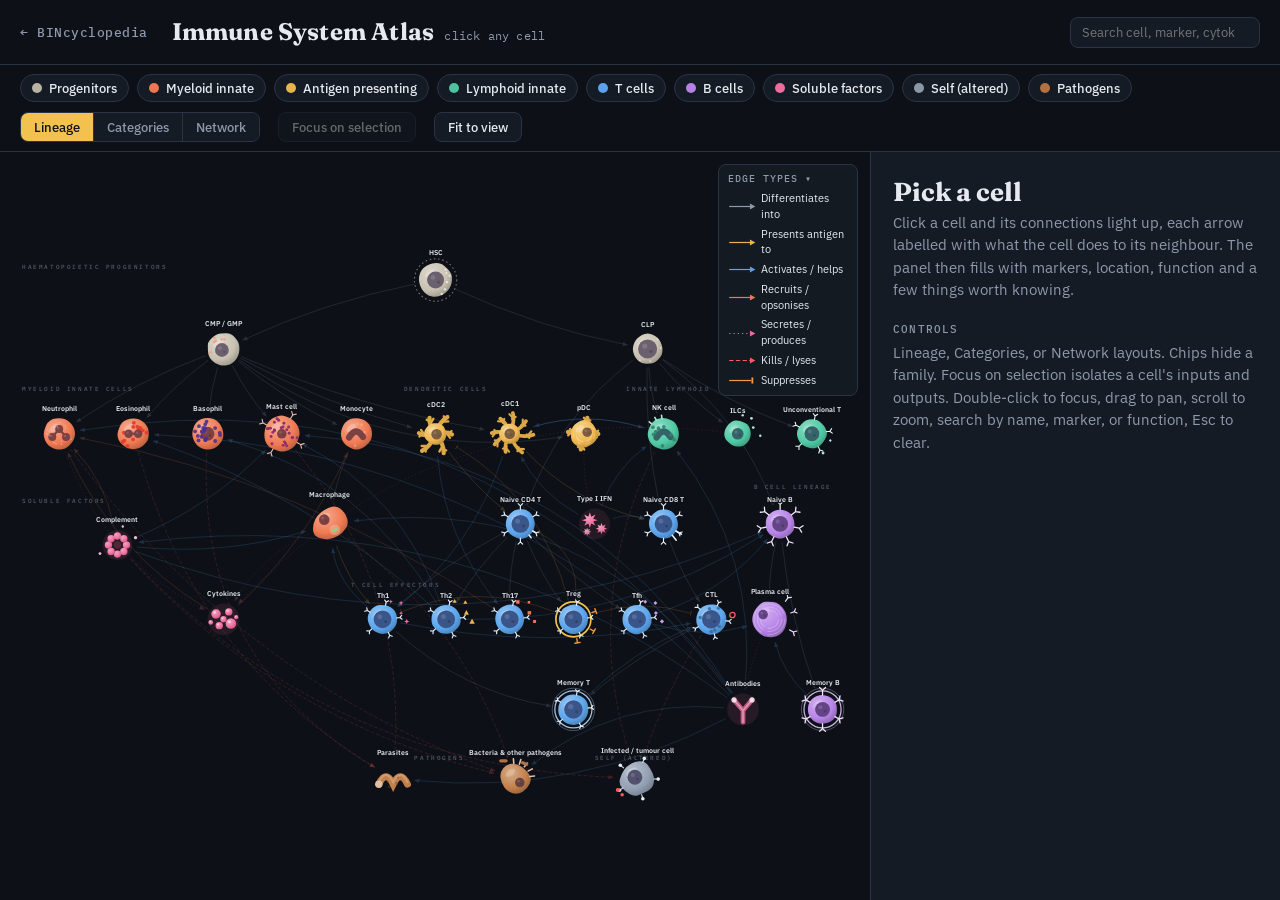
<file: lessons/immune-system-atlas/index.html>
<!DOCTYPE html>
<html lang="en">
<head>
<meta charset="utf-8">
<meta name="viewport" content="width=device-width, initial-scale=1">
<title>Immune System Atlas | BINcyclopedia</title>
<link rel="preconnect" href="https://fonts.googleapis.com">
<link rel="preconnect" href="https://fonts.gstatic.com" crossorigin>
<link href="https://fonts.googleapis.com/css2?family=Fraunces:opsz,wght@9..144,500;9..144,700&family=IBM+Plex+Sans:wght@400;500;600&family=IBM+Plex+Mono:wght@400;500&display=swap" rel="stylesheet">
<style>
/* Layout idea: dark lab-bench canvas, diagram on the left, dossier panel on the right. Lineage colors carry meaning. */
:root {
  color-scheme: dark;
  --bg: #0d1117;
  --surface: #151b24;
  --surface-2: #1c2431;
  --line: #2a3445;
  --text: #e6e9ef;
  --muted: #8d99ac;
  --accent: #f2c14e;
  --c-prog: #b9b3a6;
  --c-myeloid: #ee7650;
  --c-apc: #e9b44c;
  --c-innate: #4cc2a0;
  --c-t: #5aa2ec;
  --c-b: #b680e4;
  --c-sol: #ec6c9c;
  --c-target: #8b96a7;
  --c-pathogen: #b2713f;
  --display: "Fraunces", Georgia, serif;
  --body: "IBM Plex Sans", system-ui, sans-serif;
  --mono: "IBM Plex Mono", ui-monospace, monospace;
}
* { box-sizing: border-box; }
html, body { height: 100%; margin: 0; }
body {
  background: var(--bg);
  color: var(--text);
  font-family: var(--body);
  font-size: 15px;
  line-height: 1.5;
  display: flex;
  flex-direction: column;
}
header {
  display: flex;
  flex-wrap: wrap;
  align-items: center;
  gap: 12px 24px;
  padding: 14px 20px;
  border-bottom: 1px solid var(--line);
}
.home-link {
  color: var(--muted);
  text-decoration: none;
  font: 500 12.5px var(--mono);
  letter-spacing: 0.5px;
}
.home-link:hover { color: var(--accent); }
h1 {
  font-family: var(--display);
  font-weight: 700;
  font-size: 24px;
  margin: 0;
  letter-spacing: 0.2px;
  text-wrap: balance;
}
h1 small {
  font-family: var(--mono);
  font-weight: 400;
  font-size: 12px;
  color: var(--muted);
  margin-left: 10px;
}
.controls { display: flex; flex-wrap: wrap; gap: 8px; align-items: center; }
.chip {
  display: inline-flex;
  align-items: center;
  gap: 7px;
  padding: 5px 11px;
  border: 1px solid var(--line);
  border-radius: 999px;
  background: var(--surface);
  color: var(--text);
  font: 500 12.5px var(--body);
  cursor: pointer;
}
.chip i { width: 10px; height: 10px; border-radius: 50%; background: var(--c); display: inline-block; }
.chip:hover { border-color: var(--c); }
.chip[aria-pressed="false"] { opacity: 0.4; }
.chip:focus-visible, .node:focus-visible, button:focus-visible, input:focus-visible, .rel:focus-visible {
  outline: 2px solid var(--accent);
  outline-offset: 2px;
}
#search {
  background: var(--surface);
  border: 1px solid var(--line);
  border-radius: 8px;
  color: var(--text);
  padding: 6px 11px;
  font: 400 13px var(--body);
  width: 190px;
}
main { flex: 1; min-height: 0; display: flex; }
#stage { flex: 1; min-width: 0; min-height: 280px; overflow: hidden; position: relative; touch-action: none; }
#stage svg { display: block; width: 100%; height: 100%; cursor: grab; user-select: none; }
#stage svg.panning { cursor: grabbing; }
.toolbar { display: flex; flex-wrap: wrap; align-items: center; gap: 10px 18px; padding: 9px 20px; border-bottom: 1px solid var(--line); }
.toolbar .controls { margin-left: 0; }
.seg { display: inline-flex; border: 1px solid var(--line); border-radius: 8px; overflow: hidden; }
.seg button { background: var(--surface); color: var(--muted); border: 0; border-right: 1px solid var(--line); padding: 6px 13px; font: 500 12.5px var(--body); cursor: pointer; }
.seg button:last-child { border-right: 0; }
.seg button:hover { color: var(--text); }
.seg button[aria-pressed="true"] { background: var(--accent); color: #0d1117; }
.btn { background: var(--surface); color: var(--text); border: 1px solid var(--line); border-radius: 8px; padding: 6px 13px; font: 500 12.5px var(--body); cursor: pointer; }
.btn:hover:not(:disabled) { border-color: var(--accent); }
.btn:disabled { opacity: 0.4; cursor: default; }
.btn[aria-pressed="true"] { background: var(--accent); color: #0d1117; border-color: var(--accent); }
.spacer { flex: 1; }
.hero { width: 100%; max-width: 150px; height: auto; display: block; margin: 0 auto 4px; }
#panel {
  width: 410px;
  flex: none;
  border-left: 1px solid var(--line);
  background: var(--surface);
  overflow-y: auto;
  padding: 20px 22px 28px;
}
#panel h2 { font-family: var(--display); font-size: 26px; line-height: 1.15; margin: 6px 0 4px; text-wrap: balance; }
#panel h3 {
  font: 500 11px var(--mono);
  letter-spacing: 1.2px;
  text-transform: uppercase;
  color: var(--muted);
  margin: 20px 0 6px;
}
#panel p { margin: 0 0 8px; }
.badge {
  display: inline-block;
  font: 500 11px var(--mono);
  letter-spacing: 0.8px;
  text-transform: uppercase;
  padding: 2px 9px;
  border-radius: 4px;
  color: #0d1117;
  background: var(--c);
}
.sub { color: var(--muted); font-size: 13.5px; margin: 0 0 6px; }
.tags { display: flex; flex-wrap: wrap; gap: 6px; }
.tag {
  font: 400 12px var(--mono);
  padding: 2px 8px;
  border: 1px solid var(--line);
  border-radius: 4px;
  background: var(--surface-2);
}
.rel {
  display: flex;
  gap: 8px;
  align-items: baseline;
  width: 100%;
  text-align: left;
  background: none;
  border: 0;
  border-bottom: 1px solid var(--line);
  padding: 6px 2px;
  color: var(--text);
  font: 400 13.5px var(--body);
  cursor: pointer;
}
.rel:hover { background: var(--surface-2); }
.rel b { color: var(--c); font-weight: 600; white-space: nowrap; }
.rel span { color: var(--muted); font-size: 12.5px; }
.dir { font-family: var(--mono); color: var(--muted); font-size: 12px; }
.note {
  border-left: 3px solid var(--accent);
  background: var(--surface-2);
  padding: 8px 12px;
  border-radius: 0 6px 6px 0;
  font-size: 14px;
}
#hint { color: var(--muted); }
#hint h2 { color: var(--text); }
.legend { display: grid; gap: 7px; margin-top: 10px; }
.edge-legend {
  position: absolute;
  right: 12px;
  top: 12px;
  background: color-mix(in srgb, var(--surface) 90%, transparent);
  border: 1px solid var(--line);
  border-radius: 8px;
  padding: 7px 9px;
  max-width: 140px;
  z-index: 5;
}
.edge-legend .legend-toggle {
  display: block;
  width: 100%;
  background: none;
  border: 0;
  padding: 0;
  text-align: left;
  font: 500 10px var(--mono);
  letter-spacing: 1px;
  text-transform: uppercase;
  color: var(--muted);
  cursor: pointer;
}
.edge-legend .legend-toggle:hover { color: var(--text); }
.edge-legend .legend { margin-top: 6px; gap: 4px; grid-template-columns: minmax(0, 1fr); }
.edge-legend.collapsed .legend { display: none; }
.edge-legend .legend div { font-size: 10.5px; gap: 5px; }
.edge-legend .legend svg { width: 28px !important; height: 9px !important; flex: none; }
.edge-legend .legend span { flex: 1; min-width: 0; }
.legend div { display: flex; align-items: center; gap: 10px; font-size: 13.5px; }
.legend svg { width: 46px; height: 12px; flex: none; }
.node { cursor: pointer; transition: opacity 0.35s; }
.node .gfx { transition: filter 0.2s; }
.node:hover .gfx { filter: brightness(1.18); }
.node .ring { fill: none; stroke: var(--accent); stroke-width: 2.5; opacity: 0; transition: opacity 0.2s; }
.node:hover .ring { opacity: 0.35; }
.node.sel .ring { opacity: 1; }
.node:focus-visible { outline: none; }
.node:focus-visible .ring { opacity: 1; }
.node .lbl { font: 600 13.5px var(--body); fill: var(--text); text-anchor: middle; paint-order: stroke; stroke: var(--bg); stroke-width: 4.5px; stroke-linejoin: round; pointer-events: none; }
.node.sel .lbl { fill: var(--accent); }
.node.dim { opacity: 0.16; }
.node.gone { opacity: 0; pointer-events: none; }
.backdrop { transition: opacity 0.4s; pointer-events: none; }
.backdrop rect { stroke-width: 1.2; }
.backdrop text { font: 500 12px var(--mono); letter-spacing: 2.5px; text-transform: uppercase; }
#zones { transition: opacity 0.4s; }
.edge { fill: none; stroke-width: 1.4; opacity: 0.22; transition: opacity 0.2s; }
.edge.on { opacity: 0.95; stroke-width: 2; }
.edge.off { opacity: 0.04; }
.edge.gone { display: none; }
.elabel { pointer-events: none; }
.elabel rect { fill: var(--bg); fill-opacity: 0.94; stroke-width: 1.4; }
.elabel text { font: 500 11px var(--mono); fill: var(--text); text-anchor: middle; }
.zone { font: 500 12px var(--mono); letter-spacing: 3px; fill: var(--muted); opacity: 0.55; }
.zonebox { fill: none; stroke: var(--line); stroke-dasharray: 4 6; }
@media (max-width: 900px) {
  main { flex-direction: column; }
  #panel { width: 100%; border-left: 0; border-top: 1px solid var(--line); max-height: 55%; }
  .controls { margin-left: 0; }
}
@media (prefers-reduced-motion: reduce) { * { transition: none !important; } }
</style>
</head>
<body>
<header>
  <a href="../../index.html" class="home-link">&larr; BINcyclopedia</a>
  <h1>Immune System Atlas<small>click any cell</small></h1>
  <input id="search" type="search" placeholder="Search cell, marker, cytokine" aria-label="Search" style="margin-left:auto">
</header>
<div class="toolbar">
  <div class="controls" id="chips"></div>
  <span class="spacer"></span>
  <div class="seg" id="layout" role="group" aria-label="Layout">
    <button data-mode="lineage" aria-pressed="true">Lineage</button>
    <button data-mode="category" aria-pressed="false">Categories</button>
    <button data-mode="network" aria-pressed="false">Network</button>
  </div>
  <button class="btn" id="focusBtn" aria-pressed="false" disabled title="Select a cell first">Focus on selection</button>
  <button class="btn" id="fitBtn">Fit to view</button>
</div>
<main>
  <div id="stage">
    <svg id="svg" viewBox="0 0 1600 1060" preserveAspectRatio="xMidYMid meet" role="img" aria-label="Immune system relationship diagram"></svg>
    <div id="edgeLegend" class="edge-legend" aria-label="Edge type legend"></div>
  </div>
  <aside id="panel" aria-live="polite"></aside>
</main>
<script>
const GROUPS = {
  prog: { name: "Progenitors", color: "var(--c-prog)" },
  myeloid: { name: "Myeloid innate", color: "var(--c-myeloid)" },
  apc: { name: "Antigen presenting", color: "var(--c-apc)" },
  innate: { name: "Lymphoid innate", color: "var(--c-innate)" },
  t: { name: "T cells", color: "var(--c-t)" },
  b: { name: "B cells", color: "var(--c-b)" },
  sol: { name: "Soluble factors", color: "var(--c-sol)" },
  target: { name: "Self (altered)", color: "var(--c-target)" },
  pathogen: { name: "Pathogens", color: "var(--c-pathogen)" }
}
const NODES = []
const EDGES = []
const N = o => NODES.push(o)
const E = (a, b, type, label, curve) => EDGES.push({ a, b, type, label, curve: curve || 0 })

N({
  id: "hsc", name: "HSC", g: "prog", x: 800, y: 60,
  sub: "Haematopoietic stem cell",
  markers: ["CD34+", "CD38-", "CD90+", "CD49f+", "Lin-", "c-Kit+ (mouse: LSK, SLAM)"],
  where: "Bone marrow niche (adult), fetal liver and AGM during development",
  roles: [
    "This is the ancestral cell, sitting in the bone marrow, that every other blood and immune cell in the body ultimately descends from.",
    "Self-renews and gives rise to every blood and immune lineage. In adults it lives in perivascular and endosteal niches of the marrow, kept going by CXCL12-abundant reticular cells, SCF and TPO.",
    "Long-term HSCs mostly sit quiescent. Infection, IFN and IL-1 push them into cycle and tilt output toward myeloid cells (emergency myelopoiesis)."
  ],
  products: ["Cell fate set by PU.1, GATA1/2, C/EBPα, IKZF1, RUNX1"],
  notes: "BCG and β-glucan can imprint trained immunity at the HSC and progenitor level, which is why innate memory outlasts the short life of a mature monocyte."
})
N({
  id: "cmp", name: "CMP / GMP", g: "prog", x: 400, y: 190,
  sub: "Common myeloid and granulocyte-monocyte progenitors",
  markers: ["CD34+", "CD38+", "CD123 int", "CD45RA- (CMP) / + (GMP)"],
  where: "Bone marrow",
  roles: [
    "This progenitor has already committed to becoming a myeloid cell: the branch of white blood cells that includes neutrophils, monocytes and dendritic cells, rather than lymphocytes like T and B cells.",
    "Commits to the erythroid, megakaryocytic, granulocytic or monocytic lineages.",
    "GMPs make neutrophils, eosinophils, basophils, mast cell precursors and monocytes under G-CSF, GM-CSF, M-CSF and IL-3.",
    "A parallel CDP branch gives the conventional and plasmacytoid DCs, driven by FLT3L."
  ],
  products: ["Lineage choice driven by C/EBPα, PU.1 dose, GATA1, IRF8"],
  notes: "The classical tree is a simplification. Single-cell data fit a continuum in which lineage bias builds up gradually, and the myeloid-lymphoid split is blurrier than textbooks draw it (lymphoid-primed multipotent progenitors keep myeloid potential)."
})
N({
  id: "clp", name: "CLP", g: "prog", x: 1200, y: 190,
  sub: "Common lymphoid progenitor",
  markers: ["Lin-", "CD127 (IL-7Rα)+", "FLT3+", "CD10+ (human)", "Sca-1 lo, c-Kit lo (mouse)"],
  where: "Bone marrow, then thymus (T) or marrow (B)",
  roles: [
    "This progenitor has committed to the lymphoid branch instead: the lineage that produces T cells, B cells, and NK cells.",
    "Gives rise to B cells, T cell precursors, NK cells and ILCs.",
    "T lineage commitment happens after the progenitors reach the thymus, where Notch1 signals from cortical thymic epithelium switch on TCF-1, GATA3 and BCL11B.",
    "B lineage commitment happens in the marrow and needs E2A, EBF1 and PAX5."
  ],
  products: ["IL-7 dependence for survival and proliferation"],
  notes: "ILC progenitors (ILCP, PLZF+, ID2+) branch off early and leave the marrow already committed to the innate fate."
})
N({
  id: "neut", name: "Neutrophil", g: "myeloid", x: 90, y: 350,
  sub: "Polymorphonuclear first responder",
  markers: ["CD66b+", "CD15+", "CD16 hi", "Ly6G (mouse)", "CXCR2+"],
  where: "Blood (40 to 70% of leukocytes), rapidly recruited to tissue. Lifespan around a day in blood.",
  roles: [
    "This is the most abundant white blood cell in the body, and usually the very first immune cell to arrive at an infection or injury.",
    "First cell on the scene at infections and sterile injury, called in by CXCL8 (IL-8), C5a, LTB4 and fMLP.",
    "Kills by phagocytosis, the NOX2 and MPO oxidative burst, and degranulation of azurophilic, specific and gelatinase granules.",
    "It can also expel decondensed chromatin studded with histones and granule proteins (NETosis), which traps microbes.",
    "Makes IL-1β, TNF and chemokines that pull in monocytes and influence T cell responses."
  ],
  products: ["MPO", "Elastase", "Lactoferrin", "Defensins", "LL-37", "ROS", "NETs"],
  notes: "CGD (NOX2 deficiency) means recurrent catalase-positive infections and granulomas. Neutrophil subsets such as low-density neutrophils and PMN-MDSCs depend heavily on context and are hotly debated in tumour immunology."
})
N({
  id: "eos", name: "Eosinophil", g: "myeloid", x: 230, y: 350,
  sub: "Anti-helminth and type 2 effector",
  markers: ["Siglec-8+", "CCR3+", "IL-5Rα+", "CD125", "EPX+"],
  where: "Blood (low), tissue resident in gut lamina propria, adipose tissue, thymus and uterus",
  roles: [
    "This white blood cell specialises in fighting parasites too large to be eaten by a single cell, and is also heavily involved in allergic disease.",
    "Kills helminths and other large parasites, often by antibody-dependent degranulation through FcεRI and FcγR.",
    "Stays alive on IL-5 and follows eotaxins (CCL11) through CCR3.",
    "Drives type 2 tissue inflammation in asthma and atopic disease, and also takes part in tissue repair and metabolic homeostasis."
  ],
  products: ["Major basic protein", "ECP", "EPX", "EDN", "IL-4", "IL-13", "TGF-β", "Charcot-Leyden crystals"],
  notes: "Anti-IL-5 (mepolizumab) and anti-IL-5Rα (benralizumab, which also drives ADCC against eosinophils) are used in severe eosinophilic asthma."
})
N({
  id: "baso", name: "Basophil", g: "myeloid", x: 370, y: 350,
  sub: "Rare circulating type 2 cell",
  markers: ["CD123+", "CD203c+", "FcεRI hi", "CD63 (activation)", "CD49b (mouse)"],
  where: "Blood (under 1%), recruited to inflamed skin and lung",
  roles: [
    "This is the rarest circulating white blood cell, and it works alongside mast cells to drive allergic reactions.",
    "Binds IgE on FcεRI. Allergen crosslinking triggers histamine release and fast IL-4 and IL-13 secretion.",
    "That early IL-4 can help bias naive CD4 T cells toward Th2 and support class switching to IgE.",
    "Contributes to the late phase of allergic responses and to immunity against ticks."
  ],
  products: ["Histamine", "IL-4", "IL-13", "LTC4", "TSLP response"],
  notes: "The basophil activation test (CD63 or CD203c upregulation by flow cytometry) gives a functional readout of allergen sensitisation."
})
N({
  id: "mast", name: "Mast cell", g: "myeloid", x: 510, y: 350,
  sub: "Tissue sentinel of barriers",
  markers: ["c-Kit (CD117) hi", "FcεRI hi", "Tryptase / chymase", "MRGPRX2"],
  where: "Skin, mucosae, around vessels and nerves. Mature in tissue, not in blood.",
  roles: [
    "This cell lives permanently in tissues like skin and gut lining, and its sudden release of stored chemicals is what causes the immediate symptoms of an allergic reaction.",
    "IgE-dependent degranulation drives immediate (type I) hypersensitivity. C3a, C5a, neuropeptides and MRGPRX2 ligands can trigger it without IgE.",
    "Preformed granule mediators act within seconds, and lipid mediators (PGD2, LTC4) and cytokines (TNF, IL-6, IL-13) follow.",
    "Mast cells also detoxify venoms, defend against bacteria and recruit neutrophils and DCs to the site."
  ],
  products: ["Histamine", "Heparin", "Tryptase", "Chymase", "PGD2", "LTC4", "TNF"],
  notes: "Serum tryptase is the clinical marker for anaphylaxis and mastocytosis (KIT D816V). Omalizumab (anti-IgE) lowers FcεRI expression on mast cells and basophils."
})
N({
  id: "mono", name: "Monocyte", g: "myeloid", x: 650, y: 350,
  sub: "Circulating precursor of macrophages and DCs",
  markers: ["CD14 / CD16 (classical, intermediate, non-classical)", "CCR2+ (classical)", "Ly6C hi (mouse)", "CX3CR1"],
  where: "Blood, spleen reservoir, recruited to inflamed tissue",
  roles: [
    "This cell circulates in the blood as a reservoir, ready to turn into either a macrophage or a dendritic cell once it moves into a tissue.",
    "Classical (CD14++CD16-) monocytes leave the marrow through CCR2-CCL2, enter inflamed tissue and become macrophages or monocyte-derived DCs.",
    "Non-classical (CD14+CD16++) monocytes crawl along the endothelium using LFA-1 and CX3CR1 and clear damaged cells.",
    "On TLR4 or TLR2 sensing they secrete IL-1β, IL-6 and TNF."
  ],
  products: ["IL-1β", "IL-6", "TNF", "CCL2"],
  notes: "Many tissue macrophages (microglia, Kupffer cells, Langerhans cells, alveolar macrophages) are embryonic in origin and maintain themselves at steady state. They don't come from monocytes."
})
N({
  id: "mac", name: "Macrophage", g: "myeloid", x: 600, y: 520,
  sub: "Tissue phagocyte, sentinel and tuner",
  markers: ["CD68", "CD64 (FcγRI)", "F4/80 (mouse)", "CD163 (M2-like)", "MerTK"],
  where: "Every tissue. Kupffer cells (liver), alveolar (lung), microglia (CNS), Langerhans (skin), osteoclasts (bone), red pulp macrophages (spleen).",
  roles: [
    "This is the immune system's general-purpose scavenger cell, living permanently in every tissue of the body, where it swallows up microbes, debris and dying cells.",
    "Eats microbes, apoptotic cells (efferocytosis) and debris, and senses PAMPs and DAMPs through TLRs, NLRs, scavenger receptors and C-type lectins.",
    "IFN-γ and LPS push it toward an inflammatory program (iNOS, IL-12, IL-1β, TNF). IL-4 and IL-13 push it toward repair (Arg1, CD206, IL-10).",
    "Presents antigen on MHC II to CD4 T cells, though it primes naive cells less well than a DC does.",
    "Under sustained Th1 help it forms granulomas, as in tuberculosis."
  ],
  products: ["IL-1β", "IL-6", "TNF", "IL-12", "IL-10", "NO", "ROS", "VEGF"],
  notes: "M1 and M2 are fine shorthand for cultured cells but describe in vivo states poorly. scRNA-seq shows a spectrum, for example the lipid-associated and TREM2+ macrophages in tumours and obesity."
})
N({
  id: "cdc1", name: "cDC1", g: "apc", x: 940, y: 350,
  sub: "Cross-presenting conventional DC",
  markers: ["XCR1+", "CLEC9A+", "CD141 (BDCA-3)+", "CD8α / CD103 (mouse)", "IRF8, BATF3"],
  where: "Lymphoid organs and non-lymphoid tissue (migratory form)",
  roles: [
    "This dendritic cell subtype's specialty is showing material it has swallowed to CD8 T cells, which is essential for the immune system to start attacking virus-infected or cancerous cells.",
    "Specialised for cross-presentation: loads exogenous antigen (for example from dead tumour cells taken up through CLEC9A) onto MHC I to prime naive CD8 T cells.",
    "Main source of IL-12, which drives Th1 differentiation and IFN-γ production by NK and T cells.",
    "Needed for anti-tumour immunity and for checkpoint blockade to work in many mouse models. NK-derived CCL5 and XCL1 recruit it into tumours."
  ],
  products: ["IL-12", "CXCL9", "CXCL10", "Type III IFN"],
  notes: "Batf3-/- mice lack cDC1, which makes them the standard test for whether a response needs cross-priming."
})
N({
  id: "cdc2", name: "cDC2", g: "apc", x: 800, y: 350,
  sub: "Conventional DC, CD4 T cell activator",
  markers: ["CD11b+", "SIRPα (CD172a)+", "CD1c (BDCA-1)+", "IRF4+"],
  where: "Lymphoid organs and tissues, the most abundant DC subset in humans",
  roles: [
    "This is the most common dendritic cell subtype in humans, and its main job is to activate CD4 helper T cells by showing them fragments of antigen it has processed.",
    "Presents peptide on MHC II to naive CD4 T cells in the T cell zone of lymph nodes.",
    "Polarises the CD4 response through the cytokines it makes: IL-12 for Th1, IL-23 and IL-6 for Th17, and TSLP-conditioned or IRF4-dependent signals for Th2.",
    "Once mature, it migrates from tissue to the draining lymph node along CCR7-CCL19 and CCL21 gradients."
  ],
  products: ["IL-12", "IL-23", "IL-1β", "IL-6", "OX40L"],
  notes: "Think of three signals: peptide-MHC (1), CD80/CD86 with CD28 (2) and polarising cytokines (3). An immature DC giving signal 1 without signal 2 tends to induce tolerance or Treg."
})
N({
  id: "pdc", name: "pDC", g: "apc", x: 1080, y: 350,
  sub: "Plasmacytoid DC, the type I IFN factory",
  markers: ["CD123+", "BDCA-2 (CD303)+", "BDCA-4", "TLR7, TLR9 hi", "E2-2 (TCF4)"],
  where: "Blood and lymphoid organs, recruited to inflamed skin and mucosae",
  roles: [
    "This dendritic cell's specialty is detecting viral genetic material and responding by flooding the body with antiviral signalling proteins called type I interferons.",
    "Senses viral nucleic acid in endosomes through TLR7 and TLR9 and secretes up to 1000 times more type I IFN per cell than other cell types.",
    "Presents antigen less well than cDCs, but its IFN-α/β boosts NK and T cell responses.",
    "Chronic pDC activation by self nucleic acid immune complexes is central to SLE pathology."
  ],
  products: ["IFN-α", "IFN-β", "IFN-λ", "TNF"],
  notes: "Anifrolumab (anti-IFNAR1) is approved for SLE. Recent work also shows that some cells formerly called pDCs (AXL+ SIGLEC6+ DCs) are a separate myeloid DC type."
})
N({
  id: "nk", name: "NK cell", g: "innate", x: 1230, y: 350,
  sub: "Cytotoxic innate lymphocyte",
  markers: ["CD56+ CD3-", "CD16 (FcγRIII)", "NKp46 (NCR1)", "NKG2D", "KIRs, NKG2A"],
  where: "Blood (5 to 15% of lymphocytes), liver, spleen, uterus. CD56bright subset enriched in lymph nodes and tissues.",
  roles: [
    "This lymphocyte can kill infected or cancerous cells without needing to recognise a specific antigen first, which is why it's called a 'natural' killer.",
    "Checks for missing self: inhibitory KIR and NKG2A bind MHC I (HLA-C, HLA-E) and hold killing back. When an infected or tumour cell loses MHC I, the brake comes off.",
    "It also reads induced self: stress ligands (MICA/B, ULBPs, B7-H6) engage activating receptors such as NKG2D and NKp30.",
    "Kills with perforin and granzymes, FasL and TRAIL, and by ADCC when CD16 binds IgG on a target.",
    "Makes IFN-γ and TNF, and is primed by IL-12, IL-15 and IL-18."
  ],
  products: ["Perforin", "Granzyme B", "IFN-γ", "TNF", "XCL1", "CCL5"],
  notes: "Licensing (education) tunes an NK cell's responsiveness to how strongly it sees self-MHC I. After CMV infection, adaptive-like memory NK cells expand and express NKG2C."
})
N({
  id: "ilc", name: "ILCs", g: "innate", x: 1370, y: 350,
  sub: "ILC1, ILC2, ILC3 (and LTi)",
  markers: ["Lin-", "CD127+", "T-bet (ILC1)", "GATA3 (ILC2)", "RORγt (ILC3)", "No antigen receptor"],
  where: "Mucosal barriers (gut, lung, skin), lymphoid tissue",
  roles: [
    "These innate lymphocytes act like a mirror image of helper T cells, but they react immediately to tissue distress signals instead of needing days to be trained against a specific target.",
    "Mirror the helper T cell programs without a rearranged antigen receptor, and respond to alarmins and cytokines instead.",
    "ILC1 make IFN-γ and TNF (IL-12, IL-15 and IL-18 in). ILC2 make IL-5, IL-13 and amphiregulin (IL-25, IL-33 and TSLP in). ILC3 make IL-22, IL-17 and GM-CSF (IL-23 and IL-1β in).",
    "LTi cells build lymph nodes and Peyer's patches in utero.",
    "As an early cytokine source, they set the stage for the adaptive response."
  ],
  products: ["IFN-γ", "IL-5", "IL-13", "IL-22", "IL-17", "AREG"],
  notes: "ILC3-derived IL-22 reinforces the epithelial barrier and antimicrobial peptide production. ILC3 can also present antigen on MHC II to limit commensal-specific T cells."
})
N({
  id: "unc", name: "Unconventional T", g: "innate", x: 1510, y: 350,
  sub: "γδ T, MAIT and iNKT cells",
  markers: ["γδ TCR", "Vα7.2 + CD161 (MAIT)", "Vα24-Jα18 (iNKT)", "MR1 or CD1d restricted"],
  where: "Epithelia (skin, gut, lung), liver, blood",
  roles: [
    "These T cells recognise broad patterns of danger rather than one specific pathogen, so they can react within hours of infection instead of the days a normal T cell response takes.",
    "γδ T cells recognise stress molecules and phosphoantigens (Vγ9Vδ2 through butyrophilins BTN3A1 and BTN2A1) without MHC restriction.",
    "MAIT cells see riboflavin metabolites on MR1. iNKT cells see glycolipids such as α-GalCer on CD1d.",
    "Their effector programs are preformed, so they respond within hours and bridge innate and adaptive immunity."
  ],
  products: ["IFN-γ", "IL-17", "IL-4", "Granzymes"],
  notes: "iNKT cells can make IL-4 and IFN-γ at the same time within hours of activation, which is why α-GalCer works as a strong adjuvant in mice."
})
N({
  id: "t4", name: "Naive CD4 T", g: "t", x: 960, y: 520,
  sub: "Helper T cell precursor",
  markers: ["CD3+ CD4+", "CD45RA+", "CCR7+", "CD62L+", "CD27+"],
  where: "Lymph nodes, spleen, blood. Recirculate via HEVs.",
  roles: [
    "This is a T cell that hasn't yet met the one antigen it's built to recognise. Once it does, it becomes a 'helper' cell that coordinates the rest of the immune response.",
    "Selected in the thymus for MHC II restriction (positive selection on cortical TEC) and purged of strongly self-reactive clones (negative selection, with AIRE driving tissue antigens in the medulla).",
    "DCs prime it in lymph nodes with three signals. It then expands and differentiates into effector subsets.",
    "Fate depends on the cytokines: IL-12 for Th1, IL-4 for Th2, TGF-β with IL-6 for Th17, TGF-β with IL-2 for iTreg, and IL-6 with IL-21 for Tfh."
  ],
  products: ["IL-2 (after activation)"],
  notes: "Homeostatic survival depends on tonic TCR signals from self-pMHC and on IL-7."
})
N({
  id: "t8", name: "Naive CD8 T", g: "t", x: 1230, y: 520,
  sub: "Cytotoxic T cell precursor",
  markers: ["CD3+ CD8+", "CD45RA+", "CCR7+", "CD62L+"],
  where: "Lymph nodes, spleen, blood",
  roles: [
    "This is a T cell that hasn't yet met its matching antigen either. Once activated, it becomes a cytotoxic T cell that directly kills infected or abnormal cells.",
    "Recognises peptide on MHC I. Priming needs cross-presentation by cDC1 and CD4 help (CD40-CD40L licensing of the DC, plus IL-2).",
    "The response runs in three phases: expansion, contraction (90 to 95% of effectors die) and memory formation.",
    "Cells choose between a terminal effector fate (KLRG1+, T-bet high) and a memory precursor fate (IL-7Rα+, TCF-1+, Eomes high)."
  ],
  products: ["IL-2 (after activation)"],
  notes: "Chronic antigen (tumour, LCMV clone 13, HIV, HCV) drives exhaustion: PD-1, TIM-3, LAG-3, TIGIT, TOX. The stem-like TCF-1+ progenitor exhausted cells are the ones that respond to PD-1 blockade."
})
N({
  id: "th1", name: "Th1", g: "t", x: 700, y: 700,
  sub: "Type 1 helper, intracellular pathogens",
  markers: ["T-bet (TBX21)", "STAT4, STAT1", "CXCR3+", "IL-12Rβ2", "IFN-γ+"],
  where: "Inflamed tissue and lymph node",
  roles: [
    "This helper T cell subtype specialises in coordinating the attack on pathogens that hide and replicate inside our own cells, like viruses and some bacteria.",
    "Produces IFN-γ and IL-2. Activates macrophages to kill intracellular microbes such as Mycobacterium, Leishmania and Listeria.",
    "Helps CD8 T cells prime and form memory, and promotes IgG2a/IgG3 (mouse) or IgG1/IgG3 (human) switching.",
    "IL-12 from DCs drives it, and IFN-γ feeds back to reinforce it."
  ],
  products: ["IFN-γ", "TNF", "IL-2", "LT-α"],
  notes: "IL-12Rβ1 or IFN-γR deficiency causes Mendelian susceptibility to mycobacterial disease (MSMD). Too much Th1 activity is implicated in type 1 diabetes, MS and Crohn's."
})
N({
  id: "th2", name: "Th2", g: "t", x: 820, y: 700,
  sub: "Type 2 helper, helminths and allergy",
  markers: ["GATA3", "STAT6", "CCR4+", "CRTH2+", "ST2 (IL-33R)"],
  where: "Barrier tissue, lymph node",
  roles: [
    "This helper T cell subtype coordinates the response to parasitic worms, and is also the main driver of allergic disease when it reacts to otherwise harmless substances.",
    "Secretes IL-4, IL-5 and IL-13. IL-4 drives IgE and IgG4 switching in B cells, IL-5 sustains eosinophils, and IL-13 causes mucus production, goblet cell hyperplasia and smooth muscle contraction.",
    "Needed to expel intestinal helminths, through a circuit of tuft cells, IL-25, ILC2 and Th2.",
    "Core effector in atopic disease: asthma, atopic dermatitis and eosinophilic oesophagitis."
  ],
  products: ["IL-4", "IL-5", "IL-9", "IL-13", "IL-10"],
  notes: "Dupilumab (anti-IL-4Rα) blocks both IL-4 and IL-13 signalling and is used in atopic dermatitis and asthma."
})
N({
  id: "th17", name: "Th17", g: "t", x: 940, y: 700,
  sub: "Type 3 helper, extracellular bacteria and fungi",
  markers: ["RORγt", "STAT3", "CCR6+", "IL-23R+", "IL-17A/F+"],
  where: "Mucosal surfaces (gut lamina propria), skin",
  roles: [
    "This helper T cell subtype specialises in defending the body's surfaces, like the gut lining and skin, against bacteria and fungi.",
    "Secretes IL-17A/F, IL-22 and GM-CSF. IL-17 acts on epithelial and stromal cells to induce CXCL8 and G-CSF, which recruit neutrophils.",
    "Defends against Candida and extracellular bacteria such as Klebsiella and Staphylococcus, and IL-22 helps keep the mucosal barrier intact.",
    "TGF-β with IL-6 or IL-1β differentiates it, and IL-23 stabilises it."
  ],
  products: ["IL-17A", "IL-17F", "IL-22", "GM-CSF"],
  notes: "Pathogenic Th17 cells (IL-23 driven, co-producing GM-CSF and IFN-γ) contribute to psoriasis, MS and IBD. Anti-IL-17A (secukinumab) and anti-IL-23p19 (guselkumab) work well in psoriasis."
})
N({
  id: "treg", name: "Treg", g: "t", x: 1060, y: 700,
  sub: "Regulatory T cell, peripheral tolerance",
  markers: ["FOXP3+", "CD25 (IL-2Rα) hi", "CD127 lo", "CTLA-4", "Helios (tTreg)"],
  where: "Lymphoid tissue, and tissue-resident Tregs in fat, muscle, skin and gut",
  roles: [
    "This T cell's job is to suppress immune responses, which keeps the immune system from attacking the body's own tissues or overreacting to a threat.",
    "Suppresses by consuming IL-2, by CTLA-4 stripping CD80/CD86 off DCs, and through IL-10, TGF-β, IL-35 and adenosine (CD39 and CD73).",
    "Thymic Tregs (tTreg) come from high-affinity self-reactive thymocytes. Peripheral Tregs (pTreg) are induced by TGF-β and retinoic acid, notably against food and commensal antigens.",
    "They restrain autoimmunity and limit collateral damage, and they also dampen anti-tumour immunity."
  ],
  products: ["IL-10", "TGF-β", "IL-35", "CTLA-4", "Granzyme B"],
  notes: "FOXP3 loss of function causes IPEX syndrome. Low-dose IL-2 expands Tregs preferentially because they constitutively express the high-affinity IL-2R."
})
N({
  id: "tfh", name: "Tfh", g: "t", x: 1180, y: 700,
  sub: "T follicular helper, germinal centre helper",
  markers: ["BCL6", "CXCR5+", "PD-1 hi", "ICOS hi", "IL-21+"],
  where: "B cell follicles and germinal centres",
  roles: [
    "This helper T cell lives inside the structures in lymph nodes where B cells mature, and its direct support is what B cells need to produce strong, specific antibodies.",
    "Migrates to the T-B border through CXCR5 and loss of CCR7, then enters follicles to help cognate B cells.",
    "CD40L, ICOS and IL-21 (plus IL-4) support B cell survival, germinal centre selection, class switch recombination and somatic hypermutation.",
    "Because help is limited, Tfh decide which B cell clones survive affinity maturation: the ones that capture and present the most antigen win."
  ],
  products: ["IL-21", "IL-4", "CD40L", "CXCL13"],
  notes: "Circulating Tfh (cTfh, CXCR5+ PD-1+ in blood) are a common readout of vaccine responses. Too many Tfh drive autoantibody formation in SLE (roquin sanroque mice)."
})
N({
  id: "ctl", name: "CTL", g: "t", x: 1320, y: 700,
  sub: "Effector CD8 cytotoxic T lymphocyte",
  markers: ["CD8+", "Granzyme B+", "Perforin+", "CD69", "KLRG1 (terminal)"],
  where: "Sites of infection and tumours, tissue resident memory in barrier sites",
  roles: [
    "This is an activated, cytotoxic CD8 T cell: one built to directly recognise and kill individual infected or cancerous cells, one at a time.",
    "Kills infected or transformed cells that show cognate peptide on MHC I, through an immunological synapse.",
    "Perforin forms pores, and granzymes (GzmB) cleave caspase substrates and BID. FasL and TRAIL provide a parallel death receptor route.",
    "IFN-γ and TNF induce MHC I and antigen processing machinery, and can halt viral replication without killing the cell.",
    "A single CTL can engage several targets in sequence, so it kills serially."
  ],
  products: ["Perforin", "Granzyme A/B", "IFN-γ", "TNF", "FasL"],
  notes: "Tumours escape through B2M or HLA loss, antigen loss, IFN-γ signalling defects (JAK1/2 mutations) and exhaustion. NK cells can cover for MHC I loss."
})
N({
  id: "bn", name: "Naive B", g: "b", x: 1450, y: 520,
  sub: "Mature B cell before antigen",
  markers: ["CD19+", "CD20+", "IgM+ IgD+", "CD21", "CD27-", "BAFF-R"],
  where: "Follicles of spleen and lymph nodes, blood",
  roles: [
    "This is a B cell that hasn't yet encountered the antigen matching its receptor. Once activated, it can mature into either an antibody factory or a memory cell.",
    "Its B cell receptor repertoire is built in the marrow by V(D)J recombination (RAG1/2, TdT). Self-reactive clones are removed at the immature stage by receptor editing, deletion or anergy.",
    "Survival depends on BAFF acting through BAFF-R.",
    "It captures antigen with its BCR, internalises it and presents peptide on MHC II to Tfh cells at the T-B border.",
    "Marginal zone and B1 subsets make fast T-independent IgM responses to polysaccharides and blood-borne pathogens."
  ],
  products: ["Surface IgM and IgD"],
  notes: "Rituximab (anti-CD20) depletes B cells and spares plasma cells, which lack CD20. Belimumab blocks BAFF."
})
N({
  id: "pc", name: "Plasma cell", g: "b", x: 1430, y: 700,
  sub: "Terminally differentiated antibody secretor",
  markers: ["CD138 (SDC1)+", "CD38 hi", "CD27 hi", "BLIMP1 (PRDM1)", "XBP1", "CD19 and CD20 lo/-"],
  where: "Bone marrow (long-lived), spleen, mucosal lamina propria (IgA)",
  roles: [
    "This is a B cell that has fully committed to one job: manufacturing and secreting huge quantities of a single, specific antibody.",
    "Secretes thousands of antibodies per second. That takes a hugely expanded ER and the unfolded protein response through XBP1.",
    "Short-lived plasmablasts appear within days. Long-lived plasma cells home to bone marrow niches (CXCL12, APRIL, IL-6) and can persist for decades, sustaining serological memory.",
    "IgA plasma cells at mucosae secrete dimeric IgA, which pIgR carries across the epithelium."
  ],
  products: ["IgM", "IgG", "IgA", "IgE", "J chain"],
  notes: "Multiple myeloma is the malignant plasma cell. Proteasome inhibitors (bortezomib) exploit its heavy proteotoxic load."
})
N({
  id: "bm", name: "Memory B", g: "b", x: 1530, y: 870,
  sub: "Affinity-matured B cell with recall capacity",
  markers: ["CD27+", "CD19+", "Switched Ig (IgG, IgA)", "CD80+", "T-bet+ atypical subset"],
  where: "Spleen, lymph nodes, blood, mucosal tissue",
  roles: [
    "This is a B cell left over from a past immune response that 'remembers' the pathogen, letting the body make antibodies faster and better the next time it's encountered.",
    "Arises from germinal centre or extrafollicular responses and carries somatic hypermutations, often with a switched isotype.",
    "Responds faster than a naive B cell and at a lower antigen threshold. On re-challenge it becomes a plasmablast or re-enters a germinal centre.",
    "Cross-reactive memory B cells partly buffer against variants of pathogens such as influenza and SARS-CoV-2."
  ],
  products: ["Surface Ig"],
  notes: "Original antigenic sin (imprinting): the first exposure biases memory recall toward the earlier strain, which matters for influenza and SARS-CoV-2 booster design."
})
N({
  id: "tm", name: "Memory T", g: "t", x: 1060, y: 870,
  sub: "TCM, TEM and TRM",
  markers: ["CD45RO+", "CCR7+ (TCM) or - (TEM)", "CD69 + CD103 (TRM)", "IL-7Rα hi", "CD127+"],
  where: "Lymph nodes (TCM), blood and spleen (TEM), barrier tissues (TRM)",
  roles: [
    "After an infection clears, a small number of T cells persist as long-lived memory cells, letting the body respond much faster if it meets the same pathogen again.",
    "Central memory (TCM) cells home to lymph nodes and proliferate readily. Effector memory (TEM) cells patrol tissues and respond immediately.",
    "Tissue-resident memory (TRM) cells don't recirculate. They sit in skin, gut, lung and genital tract and give frontline protection.",
    "IL-7 and IL-15 maintain them without antigen."
  ],
  products: ["IFN-γ", "TNF", "IL-2 (TCM)"],
  notes: "TRM cells are a major target for mucosal vaccines. Stem-cell-like memory T cells (TSCM) are preferred for CAR-T manufacture."
})
N({
  id: "comp", name: "Complement", g: "sol", x: 200, y: 560,
  sub: "Cascade of about 30 plasma and membrane proteins",
  markers: ["C1q, C3, C5, C5b-9 (MAC)", "CR1, CR3 (CD11b/CD18), C5aR1"],
  where: "Plasma (liver-derived), tissue fluids, locally produced by immune cells",
  roles: [
    "This is a chain reaction of blood proteins that can tag pathogens for destruction, attract other immune cells to the scene, or punch holes directly in a microbe's membrane.",
    "Three routes converge on C3: classical (C1q on IgM or IgG immune complexes), lectin (MBL and ficolins on carbohydrates) and alternative (spontaneous C3 tick-over, amplified by properdin).",
    "C3b opsonises targets for phagocytosis through CR1 and CR3. C3a and C5a are anaphylatoxins that recruit and activate neutrophils, mast cells and monocytes.",
    "C5b-9 (the membrane attack complex) lyses Gram-negative bacteria and Neisseria. CD55, CD59, factor H and C1-INH protect self cells.",
    "Complement also clears immune complexes and apoptotic debris, and C3d binding CD21 lowers the B cell activation threshold."
  ],
  products: ["C3a", "C5a", "C3b", "C5b-9"],
  notes: "Deficiency of the terminal pathway (C5 to C9) gives recurrent Neisseria infection. Eculizumab (anti-C5) treats PNH and aHUS. C1q deficiency is a strong monogenic risk factor for SLE."
})
N({
  id: "ab", name: "Antibodies", g: "sol", x: 1380, y: 870,
  sub: "IgM, IgG, IgA, IgE, IgD",
  markers: ["Fab binds antigen", "Fc binds FcγR, FcεRI, C1q, pIgR, FcRn"],
  where: "Plasma, mucosal secretions (sIgA), milk, tissue fluids",
  roles: [
    "These Y-shaped proteins are made by plasma cells and work by physically grabbing onto a specific target, such as a virus or toxin, to neutralise it or mark it for destruction.",
    "Neutralise toxins and viruses, opsonise targets for phagocytosis through FcγR, activate complement (IgM, IgG1, IgG3) and trigger ADCC in NK cells.",
    "IgM comes first, is a pentamer and fixes complement strongly. IgG dominates serum and crosses the placenta via FcRn. IgA works at mucosae without inflaming them. IgE arms mast cells, basophils and eosinophils. IgD is mostly a BCR component.",
    "Class switch recombination (AID, driven by CD40L and cytokines) swaps the constant region and keeps antigen specificity."
  ],
  products: ["Neutralisation", "Opsonisation", "Complement fixation", "ADCC"],
  notes: "Fc engineering (afucosylation, LALA, YTE half-life extension) tunes therapeutic antibodies: more ADCC for oncology, silent Fc for blockers."
})
N({
  id: "cyt", name: "Cytokines", g: "sol", x: 400, y: 700,
  sub: "Cytokines and chemokines",
  markers: ["IL-1, IL-6, TNF (inflammation)", "IL-2, IL-7, IL-15 (lymphocyte growth)", "IL-10, TGF-β (regulatory)", "CXCL8, CCL2, CXCL13 (chemokines)"],
  where: "Autocrine, paracrine and endocrine",
  roles: [
    "These are the small signalling proteins immune cells use to talk to each other, coordinating how a response ramps up, shifts direction, or shuts back down.",
    "IL-1β, IL-6 and TNF drive fever, acute phase protein synthesis (CRP) and vascular activation. IL-1β needs inflammasome-dependent caspase-1 cleavage.",
    "Common γ-chain cytokines (IL-2, IL-4, IL-7, IL-9, IL-15, IL-21) signal through JAK1/JAK3. Loss of γc causes X-linked SCID.",
    "Chemokines guide leukocyte migration through GPCRs and glycosaminoglycan gradients on endothelium.",
    "IL-10 and TGF-β dampen inflammation, while IFN-γ and IL-12 amplify type 1 responses."
  ],
  products: ["IL-1β", "IL-2", "IL-6", "IL-10", "IL-12", "IL-17", "TNF", "IFN-γ", "TGF-β"],
  notes: "Cytokine release syndrome after CAR-T or bispecifics is driven by IL-6 from activated monocytes and macrophages, which is why tocilizumab works."
})
N({
  id: "ifn", name: "Type I IFN", g: "sol", x: 1100, y: 520,
  sub: "IFN-α, IFN-β, and related",
  markers: ["IFNAR1/IFNAR2", "JAK1, TYK2", "STAT1/STAT2/IRF9 (ISGF3)", "ISGs"],
  where: "Produced by nearly any cell after viral nucleic acid sensing (cGAS-STING, RIG-I, MDA5, TLR3/7/9). pDCs are the top producer.",
  roles: [
    "These are the body's first-responder signals against viral infection, warning nearby cells to activate their own antiviral defences before the infection can spread further.",
    "Induces a broad antiviral state through interferon-stimulated genes (MX1, OAS, ISG15, IFIT, PKR).",
    "Upregulates MHC I and antigen processing, activates NK cells, and promotes cDC1 cross-priming and CD8 T cell survival.",
    "Chronic signalling contributes to T cell exhaustion and to autoimmunity (interferonopathies, SLE)."
  ],
  products: ["ISGs", "MHC I upregulation", "NK activation"],
  notes: "Many viruses encode antagonists of IFN induction or signalling. Autoantibodies against type I IFN turned out to underlie a notable share of severe COVID-19 cases."
})
N({
  id: "tgt", name: "Infected / tumour cell", g: "target", x: 1180, y: 1000,
  sub: "Target of cytotoxic lymphocytes",
  markers: ["MHC I + peptide", "Stress ligands (MICA/B)", "PD-L1", "Loss of MHC I in escape"],
  where: "Any nucleated cell",
  roles: [
    "This represents any normal cell in the body that has become infected or cancerous, and so turns into a target for the immune system's killer cells. Unlike the pathogen nearby, it started out as the body's own tissue.",
    "Presents intracellular peptide on MHC I. CTLs read the peptide, while NK cells read the absence of MHC I and the presence of stress ligands.",
    "Escape routes include MHC I loss, antigen loss, checkpoint ligand upregulation and an immunosuppressive microenvironment (Treg, MDSC, TGF-β, adenosine)."
  ],
  products: ["Peptide-MHC I"],
  notes: "Immune editing (elimination, equilibrium, escape) describes how tumours sculpt their own immunogenicity."
})
N({
  id: "mic", name: "Bacteria & other pathogens", g: "pathogen", x: 950, y: 1000,
  sub: "Extracellular microbes: bacteria, fungi, and protozoa",
  markers: ["LPS (gram-negative)", "Peptidoglycan (gram-positive)", "β-glucan (fungi)", "Flagellin", "Mannose-rich surfaces"],
  where: "Outside host cells: tissue, blood, mucosal surfaces, gut lumen",
  roles: [
    "Unlike the infected or cancerous cell nearby, this stands in for pathogens that live outside the body's own cells: bacteria, fungi, and protozoa such as amoebae.",
    "Phagocytes recognise shared microbial patterns (PAMPs) through pattern recognition receptors such as TLRs, NLRs and C-type lectins, then engulf and destroy the microbe directly, rather than needing to spot it hiding inside a host cell.",
    "Complement and antibodies also act directly on this kind of target: coating it for faster phagocytosis, punching holes in its membrane, or neutralising it outright."
  ],
  products: ["PAMPs recognised by host cells", "Toxins", "Virulence factors"],
  notes: "A bacterium, a fungus and a protozoan are recognised and cleared through overlapping but distinct mechanisms. They're grouped into one node here to keep the map legible, rather than adding one per microbe."
})
N({
  id: "par", name: "Parasites", g: "pathogen", x: 720, y: 1000,
  sub: "Multicellular parasites: helminths (worms) and ectoparasites like ticks",
  markers: ["Helminth surface antigens", "Chitin (some parasites)", "Excretory-secretory products", "Physical tissue damage"],
  where: "Gut lumen and tissue (helminths), skin (ectoparasites like ticks and mites)",
  roles: [
    "Unlike bacteria or fungi, these are often large, multicellular organisms that can't simply be swallowed by a single phagocyte, so the immune system needs an entirely different strategy to fight them.",
    "Physical damage from the parasite triggers nearby epithelial cells to release alarmins (IL-25, IL-33, TSLP), which kick off a type 2 immune response built around eosinophils, basophils, mast cells and ILC2s rather than neutrophils or macrophages.",
    "IgE antibodies coat the parasite's surface. Cells like eosinophils and basophils bind that IgE through FcεRI, then degranulate directly onto the surface, since the parasite is too big to engulf."
  ],
  products: ["Surface antigens that antibodies bind to", "Excretory-secretory proteins"],
  notes: "This node stands in for everything from intestinal worms to external parasites like ticks, which trigger overlapping but not identical responses. Grouped here for the same reason as the bacteria and fungi node nearby: one node per microbe would clutter the map."
})

// differentiation
E("hsc", "cmp", "diff", "myeloid commitment")
E("hsc", "clp", "diff", "lymphoid commitment")
E("cmp", "neut", "diff", "G-CSF")
E("cmp", "eos", "diff", "IL-5, GM-CSF")
E("cmp", "baso", "diff", "IL-3")
E("cmp", "mast", "diff", "SCF, IL-3")
E("cmp", "mono", "diff", "M-CSF")
E("cmp", "cdc2", "diff", "FLT3L")
E("cmp", "cdc1", "diff", "FLT3L, BATF3")
E("cmp", "pdc", "diff", "FLT3L, E2-2", 0.2)
E("mono", "mac", "diff", "tissue signals")
E("clp", "nk", "diff", "IL-15")
E("clp", "ilc", "diff", "IL-7, ID2")
E("clp", "unc", "diff", "thymus")
E("clp", "t4", "diff", "thymic selection", 0.15)
E("clp", "t8", "diff", "thymic selection")
E("clp", "bn", "diff", "marrow, V(D)J", -0.15)
E("t4", "th1", "diff", "IL-12, IFN-γ")
E("t4", "th2", "diff", "IL-4")
E("t4", "th17", "diff", "TGF-β, IL-6, IL-23")
E("t4", "treg", "diff", "TGF-β, IL-2")
E("t4", "tfh", "diff", "IL-6, IL-21")
E("t8", "ctl", "diff", "IL-2, IL-12")
E("bn", "pc", "diff", "differentiation")
E("bn", "bm", "diff", "germinal centre")
E("ctl", "tm", "diff", "IL-7, IL-15")
E("th1", "tm", "diff", "memory", 0.15)

// antigen presentation and activation
E("cdc2", "t4", "present", "MHC II + CD80/86")
E("cdc1", "t8", "present", "cross-presentation, MHC I", 0.15)
E("mac", "th1", "present", "MHC II, IL-12", 0.1)
E("th1", "mac", "act", "IFN-γ activates", -0.2)
E("th1", "ctl", "act", "help, IL-2", 0.1)
E("cdc1", "th1", "act", "IL-12", -0.15)
E("cdc2", "th17", "act", "IL-23, IL-6", 0.15)
E("th2", "baso", "act", "IL-4", 0.2)
E("th2", "mast", "act", "IL-4, IL-9", 0.2)
E("th2", "eos", "act", "IL-5", 0.1)
E("th2", "bn", "act", "IL-4, IgE switch", 0.15)
E("th17", "neut", "recruit", "IL-17, G-CSF", 0.1)
E("tfh", "bn", "act", "CD40L, IL-21", 0.15)
E("tfh", "pc", "act", "IL-21", 0.15)
E("treg", "t4", "supp", "IL-2 sink, IL-10", 0.35)
E("treg", "th1", "supp", "CTLA-4, TGF-β", 0.2)
E("treg", "cdc2", "supp", "CTLA-4 strips CD80/86", 0.2)
E("treg", "ctl", "supp", "TGF-β, adenosine", -0.15)
E("pdc", "ifn", "sec", "TLR7/9")
E("ifn", "nk", "act", "primes NK", -0.15)
E("ifn", "t8", "act", "survival", -0.15)
E("ifn", "cdc1", "act", "maturation", -0.15)
E("nk", "tgt", "kill", "missing self, ADCC", 0.2)
E("ctl", "tgt", "kill", "perforin, granzyme")
E("nk", "cdc1", "act", "XCL1 and CCL5 recruit", 0.15)
E("cdc1", "nk", "act", "IL-12, IL-15", -0.15)
E("ilc", "cyt", "sec", "IL-5, IL-13, IL-22", 0.25)
E("mac", "cyt", "sec", "IL-1β, IL-6, TNF", 0.15)
E("cyt", "neut", "recruit", "CXCL8", -0.15)
E("cyt", "mono", "recruit", "CCL2", 0.1)
E("neut", "cyt", "sec", "IL-1β, TNF", 0.2)

// antibodies and complement
E("pc", "ab", "sec", "secretes")
E("ab", "neut", "act", "FcγR opsonisation", 0.3)
E("ab", "mac", "act", "FcγR opsonisation", 0.3)
E("ab", "nk", "act", "CD16 ADCC", 0.2)
E("ab", "mast", "act", "IgE on FcεRI", 0.25)
E("ab", "eos", "act", "FcεRI, FcγR", 0.2)
E("ab", "comp", "act", "classical pathway", 0.2)
E("comp", "neut", "recruit", "C5a, C3b opsonin", 0.15)
E("comp", "mac", "act", "C3b opsonin", 0.1)
E("comp", "mast", "act", "C3a, C5a", 0.1)
E("comp", "bn", "act", "C3d-CD21 coreceptor", 0.2)
E("comp", "tgt", "kill", "MAC lysis", 0.2)
E("bm", "pc", "act", "recall response", -0.15)
E("tm", "ctl", "act", "recall response", -0.1)

// pathogen clearance
E("neut", "mic", "kill", "phagocytosis, NETs, ROS", 0.15)
E("mac", "mic", "kill", "phagocytosis, ROS, NO", -0.15)
E("comp", "mic", "kill", "MAC lysis, opsonisation", 0.15)
E("ab", "mic", "act", "neutralises, opsonises", 0.2)

// parasite clearance
E("eos", "par", "kill", "degranulation (MBP, ECP)", 0.2)
E("baso", "par", "kill", "degranulation, histamine", 0.3)
E("mast", "par", "kill", "degranulation, histamine", -0.2)
E("ab", "par", "act", "IgE coats the surface", -0.15)
/* ## Cell artwork: flat vector cells, generated from small recipes ## */
const HEX = { prog: "#c9c2b2", myeloid: "#f07a52", apc: "#f0b84e", innate: "#4fc9a4", t: "#5ca6ee", b: "#b884e8", sol: "#ee6f9f", target: "#93a0b3", pathogen: "#c17f4a" }
const hx = h => {
  if (h.length === 4) h = "#" + h[1] + h[1] + h[2] + h[2] + h[3] + h[3]
  return [1, 3, 5].map(i => parseInt(h.slice(i, i + 2), 16))
}
const mix = (a, b, t) => {
  const A = hx(a)
  const B = hx(b)
  return "#" + A.map((v, i) => Math.round(v + (B[i] - v) * t).toString(16).padStart(2, "0")).join("")
}
const f1 = v => +v.toFixed(1)
const rng = seed => {
  let s = 7
  for (let i = 0; i < seed.length; i++) s = (Math.imul(s, 31) + seed.charCodeAt(i)) >>> 0
  return () => {
    s = (Math.imul(s, 1664525) + 1013904223) >>> 0
    return s / 4294967296
  }
}
const rad = d => d * Math.PI / 180

const blob = (r, n, amp, rnd) => {
  const pts = []
  for (let i = 0; i < n; i++) {
    const a = i / n * Math.PI * 2
    const rr = r * (1 + amp * (rnd() * 2 - 1))
    pts.push([rr * Math.cos(a), rr * Math.sin(a)])
  }
  const mid = (p, q) => [(p[0] + q[0]) / 2, (p[1] + q[1]) / 2]
  let d = ""
  for (let i = 0; i < n; i++) {
    const p = pts[i]
    const m0 = mid(pts[(i + n - 1) % n], p)
    const m1 = mid(p, pts[(i + 1) % n])
    d += (i ? "" : `M${f1(m0[0])} ${f1(m0[1])}`) + `Q${f1(p[0])} ${f1(p[1])} ${f1(m1[0])} ${f1(m1[1])}`
  }
  return d + "Z"
}

/* ## drawing helpers, T is the per-cell context { k, c, rnd, nc, lt, dk } ## */
const B = (T, r, amp = 0.03, n = 16) =>
  `<path d="${blob(r, n, amp, T.rnd)}" fill="url(#g-${T.k})"/>` +
  `<ellipse cx="${f1(-r * 0.3)}" cy="${f1(-r * 0.36)}" rx="${f1(r * 0.36)}" ry="${f1(r * 0.2)}" transform="rotate(-35 ${f1(-r * 0.3)} ${f1(-r * 0.36)})" fill="#fff" opacity="0.2"/>`
const Nround = (T, r, ox = 0, oy = 0) =>
  `<circle cx="${ox}" cy="${oy}" r="${r}" fill="${T.nc}"/>` +
  `<circle cx="${f1(ox - r * 0.3)}" cy="${f1(oy - r * 0.3)}" r="${f1(r * 0.28)}" fill="#fff" opacity="0.14"/>` +
  `<circle cx="${f1(ox + r * 0.35)}" cy="${f1(oy + r * 0.25)}" r="${f1(r * 0.18)}" fill="#000" opacity="0.18"/>`
const Nlobes = (T, pts, r) =>
  `<path d="M${pts.map(p => p.join(" ")).join("L")}" stroke="${T.nc}" stroke-width="${f1(r * 0.55)}" stroke-linejoin="round" fill="none"/>` +
  pts.map(p => `<circle cx="${p[0]}" cy="${p[1]}" r="${r}" fill="${T.nc}"/><circle cx="${p[0] - 2}" cy="${p[1] - 2}" r="${f1(r * 0.3)}" fill="#fff" opacity="0.14"/>`).join("")
const Nbean = T => `<path d="M-13 7Q0 -15 13 6" stroke="${T.nc}" stroke-width="12" stroke-linecap="round" fill="none"/>`
const Dots = (T, n, r0, r1, s, fill, op) => {
  let o = ""
  for (let i = 0; i < n; i++) {
    const a = T.rnd() * Math.PI * 2
    const d = r0 + T.rnd() * (r1 - r0)
    o += `<circle cx="${f1(d * Math.cos(a))}" cy="${f1(d * Math.sin(a))}" r="${s}" fill="${fill}" opacity="${op}"/>`
  }
  return o
}
const Ring = (T, r, col, w, op, dash = "") =>
  `<circle r="${r}" fill="none" stroke="${col}" stroke-width="${w}" opacity="${op}"${dash ? ` stroke-dasharray="${dash}"` : ""}/>`
const Yat = (x, y, rot, s, col, w = 2.2) =>
  `<g transform="translate(${f1(x)} ${f1(y)}) rotate(${f1(rot)})" stroke="${col}" stroke-width="${w}" stroke-linecap="round" fill="none"><path d="M0 0V${-s}M0 ${-s}l${f1(-0.62 * s)} ${f1(-0.6 * s)}M0 ${-s}l${f1(0.62 * s)} ${f1(-0.6 * s)}"/></g>`
const Yrim = (T, count, r, s, col, start = -90, w = 2.2) => {
  let o = ""
  for (let i = 0; i < count; i++) {
    const a = start + i * 360 / count
    o += Yat((r - 1) * Math.cos(rad(a)), (r - 1) * Math.sin(rad(a)), a + 90, s, col, w)
  }
  return o
}
const Lolli = (T, count, r, s, col, start = -90) => {
  let o = ""
  for (let i = 0; i < count; i++) {
    const a = rad(start + i * 360 / count)
    const x0 = (r - 1) * Math.cos(a)
    const y0 = (r - 1) * Math.sin(a)
    o += `<line x1="${f1(x0)}" y1="${f1(y0)}" x2="${f1(x0 + s * Math.cos(a))}" y2="${f1(y0 + s * Math.sin(a))}" stroke="${col}" stroke-width="2" stroke-linecap="round"/><circle cx="${f1(x0 + s * Math.cos(a))}" cy="${f1(y0 + s * Math.sin(a))}" r="3.4" fill="${col}"/>`
  }
  return o
}
const Stubs = (T, count, r, len, col, start) => {
  let o = ""
  for (let i = 0; i < count; i++) {
    const a = rad(start + i * 22)
    o += `<line x1="${f1((r - 1) * Math.cos(a))}" y1="${f1((r - 1) * Math.sin(a))}" x2="${f1((r + len) * Math.cos(a))}" y2="${f1((r + len) * Math.sin(a))}" stroke="${col}" stroke-width="3" stroke-linecap="round"/>`
  }
  return o
}
const Bars = (T, count, r, col, start) => {
  let o = ""
  for (let i = 0; i < count; i++) {
    const a = start + i * 50
    o += `<g transform="rotate(${a})" stroke="${col}" stroke-width="2.6" stroke-linecap="round"><path d="M${r} 0H${r + 8}M${r + 8} -5V5"/></g>`
  }
  return o
}
const shape = (kind, x, y, s, col) => {
  const p = pts => `<polygon points="${pts.map(q => q.map(f1).join(",")).join(" ")}" fill="${col}"/>`
  if (kind === "star") return p([[x, y - s], [x + s * 0.3, y - s * 0.3], [x + s, y], [x + s * 0.3, y + s * 0.3], [x, y + s], [x - s * 0.3, y + s * 0.3], [x - s, y], [x - s * 0.3, y - s * 0.3]])
  if (kind === "tri") return p([[x, y - s], [x + s, y + s * 0.8], [x - s, y + s * 0.8]])
  if (kind === "square") return p([[x - s * 0.8, y - s * 0.8], [x + s * 0.8, y - s * 0.8], [x + s * 0.8, y + s * 0.8], [x - s * 0.8, y + s * 0.8]])
  if (kind === "diamond") return p([[x, y - s], [x + s, y], [x, y + s], [x - s, y]])
  return `<circle cx="${f1(x)}" cy="${f1(y)}" r="${f1(s * 0.8)}" fill="${col}"/>`
}
const Emit = (T, kind, n, r0, r1, s, col, a0, spread) => {
  let o = ""
  for (let i = 0; i < n; i++) {
    const a = rad(a0 + (i / Math.max(1, n - 1) - 0.5) * spread)
    const d = r0 + (r1 - r0) * (i % 2 ? 1 : 0.35) + (T.rnd() - 0.5) * 5
    o += shape(kind, d * Math.cos(a), d * Math.sin(a), s * (0.8 + T.rnd() * 0.5), col)
  }
  return o
}
const Arms = (T, n, r0, len, w, curl) => {
  let o = ""
  for (let i = 0; i < n; i++) {
    const a = rad(i * 360 / n + (T.rnd() - 0.5) * 14 + 8)
    const l = len * (0.82 + T.rnd() * 0.3)
    const tx = l * Math.cos(a)
    const ty = l * Math.sin(a)
    const cx = (r0 + l) / 2 * Math.cos(a + curl)
    const cy = (r0 + l) / 2 * Math.sin(a + curl)
    o += `<path d="M0 0Q${f1(cx)} ${f1(cy)} ${f1(tx)} ${f1(ty)}" stroke="${mix(T.c, "#000", 0.08)}" stroke-width="${w}" stroke-linecap="round" fill="none"/>` +
      `<path d="M${f1(tx * 0.72)} ${f1(ty * 0.72)}l${f1(8 * Math.cos(a + 0.9))} ${f1(8 * Math.sin(a + 0.9))}M${f1(tx * 0.8)} ${f1(ty * 0.8)}l${f1(8 * Math.cos(a - 0.9))} ${f1(8 * Math.sin(a - 0.9))}" stroke="${mix(T.c, "#000", 0.08)}" stroke-width="${f1(w * 0.55)}" stroke-linecap="round"/>`
  }
  return o
}
const tcell = (T, r, rim) => B(T, r, 0.03) + Nround(T, r * 0.6, 0, 0) + rim
const star8 = (x, y, ro, ri, n) => {
  const pts = []
  for (let i = 0; i < n * 2; i++) {
    const a = i * Math.PI / n
    const rr = i % 2 ? ri : ro
    pts.push(`${f1(x + rr * Math.sin(a))},${f1(y - rr * Math.cos(a))}`)
  }
  return pts.join(" ")
}

const PINK = "#ee6f9f"
const RECIPES = {
  hsc: { r: 38, draw: T => Ring(T, 40, T.c, 2, 0.55, "3 5") + B(T, 32) + Nround(T, 16) + Dots(T, 7, 22, 29, 2.2, T.lt, 0.9) },
  cmp: { r: 33, draw: T => B(T, 31, 0.05) + Nround(T, 13, -3, 2) + Dots(T, 6, 18, 27, 2.6, "#f6a07f", 0.9) },
  clp: { r: 32, draw: T => B(T, 29, 0.04) + Nround(T, 18) + Dots(T, 4, 21, 26, 1.8, T.lt, 0.8) },
  neut: { r: 33, draw: T => B(T, 30, 0.05) + Nlobes(T, [[-13, 6], [0, -9], [13, 6]], 7.5) + Dots(T, 16, 14, 28, 1.5, T.lt, 0.5) },
  eos: { r: 33, draw: T => B(T, 30, 0.03) + Dots(T, 13, 10, 26, 3.6, "#e63b2e", 0.95) + Nlobes(T, [[-9, 0], [9, 0]], 8) },
  baso: { r: 33, draw: T => B(T, 30, 0.03) + Nround(T, 13) + Dots(T, 18, 4, 26, 3.6, "#4b2f8f", 0.9) },
  mast: { r: 37, draw: T => B(T, 34, 0.04) + Nround(T, 9) + Dots(T, 24, 11, 30, 2.8, "#8b2b6b", 0.95) + Yrim(T, 4, 34, 8, T.lt, -60, 2) },
  mono: { r: 33, draw: T => B(T, 30, 0.04) + Nbean(T) + Dots(T, 4, 16, 26, 2.6, T.lt, 0.4) },
  mac: { r: 40, draw: T => B(T, 33, 0.16, 10) + `<circle cx="10" cy="11" r="10" fill="${T.lt}" opacity="0.4"/><rect x="4" y="9" width="11" height="5" rx="2.5" transform="rotate(-25 10 11)" fill="#7fdc86"/>` + Nround(T, 10, -10, -8) },
  cdc1: { r: 42, draw: T => Arms(T, 8, 12, 40, 7, 0.25) + B(T, 20, 0.06) + Nround(T, 10) },
  cdc2: { r: 40, draw: T => Arms(T, 6, 12, 37, 8, -0.3) + B(T, 21, 0.06) + Nround(T, 10, 2, 1) },
  pdc: { r: 34, draw: T => Arms(T, 4, 12, 31, 8, 0.2) + B(T, 26, 0.07, 12) + Ring(T, 15, T.lt, 2.5, 0.5, "18 7") + Ring(T, 20, T.lt, 2, 0.4, "10 8") + Nround(T, 9, 6, -3) },
  nk: { r: 34, draw: T => B(T, 30, 0.03) + Nbean(T) + Dots(T, 9, 12, 25, 3.5, T.dk, 0.9) + Stubs(T, 3, 30, 5, T.lt, -140) },
  ilc: { r: 29, draw: T => B(T, 25, 0.05) + Nround(T, 11) + Emit(T, "circle", 4, 30, 41, 3, T.lt, -35, 80) },
  unc: { r: 32, draw: T => B(T, 28, 0.04) + Nround(T, 14) + Yrim(T, 5, 28, 7, "#e6fff7", -80, 2) + Emit(T, "diamond", 2, 34, 40, 2.6, T.lt, 40, 40) },
  t4: { r: 31, draw: T => tcell(T, 28, Yrim(T, 6, 28, 7, "#e3f0ff") + Stubs(T, 2, 28, 5, "#e3f0ff", 30)) },
  t8: { r: 31, draw: T => tcell(T, 28, Yrim(T, 6, 28, 7, "#e3f0ff") + Stubs(T, 2, 28, 11, "#e3f0ff", 30)) },
  th1: { r: 31, draw: T => tcell(T, 28, Yrim(T, 5, 28, 6, "#e3f0ff", -150)) + Emit(T, "star", 4, 33, 47, 4, PINK, -30, 70) },
  th2: { r: 31, draw: T => tcell(T, 28, Yrim(T, 5, 28, 6, "#e3f0ff", -150)) + Emit(T, "tri", 4, 33, 47, 4, "#f0b84e", -30, 70) },
  th17: { r: 31, draw: T => tcell(T, 28, Yrim(T, 5, 28, 6, "#e3f0ff", -150)) + Emit(T, "square", 4, 33, 47, 3.6, "#ee7650", -30, 70) },
  tfh: { r: 31, draw: T => tcell(T, 28, Yrim(T, 5, 28, 6, "#e3f0ff", -150)) + Emit(T, "diamond", 4, 33, 47, 4, "#c79bf0", -30, 70) },
  treg: { r: 34, draw: T => Ring(T, 33, "#f2c14e", 3.2, 1) + tcell(T, 28, Yrim(T, 5, 28, 6, "#e3f0ff", -150)) + Bars(T, 3, 37, "#f2994a", -20) },
  ctl: { r: 33, draw: T => tcell(T, 29, Yrim(T, 5, 29, 6, "#e3f0ff", 150)) + Dots(T, 6, 19, 26, 3.2, T.dk, 0.9) + Ring({}, 5, "#ff5a5f", 2.4, 1).replace("<circle ", `<circle cx="40" cy="-8" `) },
  tm: { r: 36, draw: T => Ring(T, 35, T.lt, 2.4, 0.9) + Ring(T, 40, T.lt, 1.4, 0.45) + tcell(T, 29, Yrim(T, 5, 29, 6, "#e3f0ff", -150)) },
  bn: { r: 31, draw: T => B(T, 28, 0.03) + Nround(T, 15) + Yrim(T, 7, 28, 10, "#f3e6ff", -90, 2.4) },
  bm: { r: 36, draw: T => Ring(T, 35, T.lt, 2.4, 0.9) + Ring(T, 40, T.lt, 1.4, 0.45) + B(T, 28, 0.03) + Nround(T, 14) + Yrim(T, 6, 28, 9, "#f3e6ff", -90, 2.4) },
  pc: { r: 38, draw: T => B(T, 34, 0.05) + Ring(T, 17, T.lt, 2.4, 0.4, "30 6") + Ring(T, 23, T.lt, 2.2, 0.4, "40 8") + Ring(T, 29, T.lt, 2, 0.4, "50 10") + Nround(T, 9, -12, -9) + Yat(30, -34, 35, 8, "#f3e6ff", 2.2) + Yat(40, -12, 70, 7, "#f3e6ff", 2) + Yat(38, 20, 120, 8, "#f3e6ff", 2.2) },
  comp: { r: 34, draw: T => `<circle r="28" fill="${T.c}" opacity="0.12"/>` + [0, 1, 2, 3, 4, 5, 6, 7].map(i => `<circle cx="${f1(17 * Math.cos(rad(i * 45)))}" cy="${f1(17 * Math.sin(rad(i * 45)))}" r="7" fill="url(#g-sol)"/>`).join("") + `<circle r="7" fill="${mix(T.c, "#000", 0.65)}"/>` + `<circle cx="34" cy="-14" r="3" fill="${T.lt}"/><circle cx="-33" cy="16" r="2.6" fill="${T.lt}"/><circle cx="10" cy="-35" r="2.2" fill="${T.lt}"/>` },
  ab: { r: 34, draw: T => `<circle r="30" fill="${T.c}" opacity="0.1"/><path d="M0 24V2M0 2L-17 -18M0 2L17 -18" stroke="${mix(T.c, "#000", 0.2)}" stroke-width="9" stroke-linecap="round" stroke-linejoin="round" fill="none"/><path d="M0 24V2M0 2L-17 -18M0 2L17 -18" stroke="${T.lt}" stroke-width="3" stroke-linecap="round" stroke-linejoin="round" fill="none" opacity="0.6"/><circle cx="-17" cy="-18" r="5" fill="#fff" opacity="0.75"/><circle cx="17" cy="-18" r="5" fill="#fff" opacity="0.75"/>` },
  cyt: { r: 34, draw: T => `<circle r="30" fill="${T.c}" opacity="0.1"/>` + [[-14, -10, 9], [10, -14, 7], [14, 8, 10], [-8, 12, 7], [0, 0, 6], [-24, 6, 4.5], [24, -4, 4]].map(b => `<circle cx="${b[0]}" cy="${b[1]}" r="${b[2]}" fill="url(#g-sol)"/><circle cx="${b[0] - b[2] * 0.3}" cy="${b[1] - b[2] * 0.3}" r="${f1(b[2] * 0.28)}" fill="#fff" opacity="0.5"/>`).join("") },
  ifn: { r: 33, draw: T => `<circle r="29" fill="${T.c}" opacity="0.1"/>` + [[-9, -7, 15, 7], [13, 9, 11, 5.5], [-14, 15, 8, 4]].map(s => `<polygon points="${star8(s[0], s[1], s[2], s[3], 8)}" fill="url(#g-sol)"/>`).join("") },
  tgt: { r: 38, draw: T => B(T, 33, 0.1, 11) + Nround(T, 14, -4, -2) + Lolli(T, 5, 33, 8, "#e6edf7", -70) + `<circle cx="-36" cy="22" r="4" fill="#ff5a5f"/><circle cx="-28" cy="31" r="3.2" fill="#ff5a5f"/>` },
  mic: { r: 34, draw: T => B(T, 29, 0.12, 9) + Nround(T, 9, 9, 8) + Stubs(T, 5, 29, 8, T.lt, -95) + `<rect x="-30" y="-36" width="16" height="6" rx="3" fill="${mix(T.c, "#000", 0.1)}"/><rect x="11" y="-31" width="14" height="6" rx="3" fill="${mix(T.c, "#000", 0.1)}" transform="rotate(22 18 -28)"/>` },
  par: { r: 34, draw: T => {
    const body = "M-27 11 Q-13.5 -17 0 11 Q13.5 -17 27 11"
    return `<path d="${body}" fill="none" stroke="${T.c}" stroke-width="13" stroke-linecap="round"/>`
      + `<path d="${body}" fill="none" stroke="${mix(T.c, "#fff", 0.4)}" stroke-width="4" stroke-linecap="round" opacity="0.55" transform="translate(0,-3.5)"/>`
      + Dots(T, 5, 8, 24, 1.8, T.dk, 0.55)
      + `<circle cx="-27" cy="11" r="7" fill="${T.lt}" opacity="0.9"/>`
  } }
}

function makeCell(n) {
  const c = HEX[n.g]
  const T = { k: n.g, c, rnd: rng(n.id), nc: mix(c, "#1e1236", 0.55), lt: mix(c, "#ffffff", 0.55), dk: mix(c, "#000000", 0.35) }
  const R = RECIPES[n.id]
  n.r = R.r
  n.svg = R.draw(T)
}
/* ## Edges, state and DOM ## */
const ETYPES = {
  diff: { name: "Differentiates into", color: "#8d99ac", dash: "" },
  present: { name: "Presents antigen to", color: "#e9b44c", dash: "" },
  act: { name: "Activates / helps", color: "#5aa2ec", dash: "" },
  recruit: { name: "Recruits / opsonises", color: "#ee7650", dash: "" },
  sec: { name: "Secretes / produces", color: "#ec6c9c", dash: "2 5" },
  kill: { name: "Kills / lyses", color: "#ff5a5f", dash: "7 4" },
  supp: { name: "Suppresses", color: "#f2994a", dash: "" }
}
const NS = "http://www.w3.org/2000/svg"
const svg = document.getElementById("svg")
const stage = document.getElementById("stage")
const panel = document.getElementById("panel")
const byId = {}
const nodeEls = {}
const edgeEls = []
const hiddenGroups = new Set()
const cur = {}
let vis = new Set()
let selected = null
let query = ""
let mode = "lineage"
let focus = false
let view = { cx: 800, cy: 500, w: 1600 }
let anim = null

const el = (tag, attrs, parent) => {
  const e = document.createElementNS(NS, tag)
  for (const k in attrs) e.setAttribute(k, attrs[k])
  if (parent) parent.appendChild(e)
  return e
}

NODES.forEach(n => {
  byId[n.id] = n
  makeCell(n)
  cur[n.id] = { x: n.x, y: n.y }
})

const defs = el("defs", {}, svg)
for (const k in ETYPES) {
  const m = el("marker", { id: "ar-" + k, viewBox: "0 0 10 10", refX: 9, refY: 5, markerWidth: 7, markerHeight: 7, orient: "auto-start-reverse" }, defs)
  if (k === "supp") el("path", { d: "M8 0 L8 10 L10 10 L10 0 Z", fill: ETYPES[k].color }, m)
  else el("path", { d: "M0 1 L10 5 L0 9 Z", fill: ETYPES[k].color }, m)
}
for (const k in HEX) {
  const c = HEX[k]
  const g = el("radialGradient", { id: "g-" + k, cx: "0.35", cy: "0.3", r: "0.85" }, defs)
  el("stop", { offset: "0", "stop-color": mix(c, "#ffffff", 0.35) }, g)
  el("stop", { offset: "0.6", "stop-color": c }, g)
  el("stop", { offset: "1", "stop-color": mix(c, "#000000", 0.3) }, g)
}

const backLayer = el("g", {}, svg)
const zonesG = el("g", { id: "zones" }, svg)
const edgeLayer = el("g", {}, svg)
const nodeLayer = el("g", {}, svg)
const labelLayer = el("g", {}, svg)

const zones = [
  ["HAEMATOPOIETIC PROGENITORS", 20, 40],
  ["MYELOID INNATE CELLS", 20, 270],
  ["DENDRITIC CELLS", 740, 270],
  ["INNATE LYMPHOID", 1160, 270],
  ["SOLUBLE FACTORS", 20, 480],
  ["T CELL EFFECTORS", 640, 640],
  ["B CELL LINEAGE", 1400, 455],
  ["PATHOGENS", 760, 965],
  ["SELF (ALTERED)", 1100, 965]
]
zones.forEach(z => { const t = el("text", { x: z[1], y: z[2], class: "zone" }, zonesG); t.textContent = z[0] })

const backdrops = {}
Object.keys(GROUPS).forEach(k => {
  const g = el("g", { class: "backdrop", opacity: 0 }, backLayer)
  el("rect", { rx: 22, fill: HEX[k], "fill-opacity": 0.07, stroke: HEX[k], "stroke-opacity": 0.35 }, g)
  const t = el("text", { fill: HEX[k] }, g)
  t.textContent = GROUPS[k].name
  backdrops[k] = g
})

EDGES.forEach(e => {
  const ty = ETYPES[e.type]
  const p = el("path", { class: "edge", stroke: ty.color, "marker-end": `url(#ar-${e.type})` }, edgeLayer)
  if (ty.dash) p.setAttribute("stroke-dasharray", ty.dash)
  const lead = el("line", { stroke: ty.color, "stroke-width": 1, "stroke-opacity": 0.6, visibility: "hidden" }, labelLayer)
  const lab = el("g", { class: "elabel", visibility: "hidden" }, labelLayer)
  const w = (e.label || "").length * 6.7 + 16
  el("rect", { x: -w / 2, y: -9, width: w, height: 18, rx: 9, stroke: ty.color }, lab)
  const txt = el("text", { y: 4 }, lab)
  txt.textContent = e.label || ""
  edgeEls.push({ e, p, lab, lead, w, on: false, ax: 0, ay: 0, x: 0, y: 0 })
})

NODES.forEach(n => {
  const g = el("g", { class: "node", tabindex: 0, role: "button", "aria-label": n.name + ", " + GROUPS[n.g].name }, nodeLayer)
  const gfx = el("g", { class: "gfx" }, g)
  gfx.innerHTML = n.svg
  el("circle", { class: "ring", r: n.r + 7 }, g)
  el("circle", { r: n.r, fill: "transparent" }, g)
  const t = el("text", { class: "lbl", y: -(n.r + 10) }, g)
  t.textContent = n.name
  g.addEventListener("pointerdown", ev => ev.stopPropagation())
  g.addEventListener("click", ev => { ev.stopPropagation(); select(n.id) })
  g.addEventListener("dblclick", ev => {
    ev.stopPropagation()
    const exiting = focus && selected === n.id
    if (selected !== n.id) select(n.id)
    if (exiting) setFocus(false)
    else if (!focus) setFocus(true)
  })
  g.addEventListener("keydown", ev => { if (ev.key === "Enter" || ev.key === " ") { ev.preventDefault(); select(n.id) } })
  nodeEls[n.id] = g
})

/* ## Drawing positions and edges ## */
function drawEdge(item) {
  const { e, p } = item
  const a = cur[e.a]
  const b = cur[e.b]
  const na = byId[e.a]
  const nb = byId[e.b]
  const dx = b.x - a.x
  const dy = b.y - a.y
  const k = e.curve || 0.06
  const c = { x: (a.x + b.x) / 2 - dy * k, y: (a.y + b.y) / 2 + dx * k }
  const clip = (o, r, m) => {
    const vx = c.x - o.x
    const vy = c.y - o.y
    const l = Math.hypot(vx, vy) || 1
    return { x: o.x + vx / l * (r + m), y: o.y + vy / l * (r + m) }
  }
  const s = clip(a, na.r, 3)
  const t = clip(b, nb.r, 7)
  p.setAttribute("d", `M${f1(s.x)} ${f1(s.y)}Q${f1(c.x)} ${f1(c.y)} ${f1(t.x)} ${f1(t.y)}`)
  const u = 0.55
  item.ax = (1 - u) * (1 - u) * s.x + 2 * u * (1 - u) * c.x + u * u * t.x
  item.ay = (1 - u) * (1 - u) * s.y + 2 * u * (1 - u) * c.y + u * u * t.y
}

/* Pills sit on their arrow, then push apart from each other and from cells and cell names */
function placeLabels() {
  const L = edgeEls.filter(it => it.on)
  if (!L.length) return
  L.forEach(it => { it.x = it.ax; it.y = it.ay })
  const obs = []
  vis.forEach(id => {
    const n = byId[id]
    const p = cur[id]
    obs.push({ x: p.x, y: p.y, hw: n.r + 6, hh: n.r + 6 })
    obs.push({ x: p.x, y: p.y - n.r - 17, hw: n.name.length * 4.3 + 6, hh: 11 })
  })
  for (let k = 0; k < 70; k++) {
    for (let i = 0; i < L.length; i++) {
      const a = L[i]
      for (let j = i + 1; j < L.length; j++) {
        const b = L[j]
        const ox = (a.w + b.w) / 2 + 4 - Math.abs(a.x - b.x)
        const oy = 22 - Math.abs(a.y - b.y)
        if (ox > 0 && oy > 0) {
          if (oy < ox) {
            const sg = a.y <= b.y ? -1 : 1
            a.y += sg * oy / 2
            b.y -= sg * oy / 2
          } else {
            const sg = a.x <= b.x ? -1 : 1
            a.x += sg * ox / 2
            b.x -= sg * ox / 2
          }
        }
      }
      obs.forEach(o => {
        const ox = a.w / 2 + o.hw - Math.abs(a.x - o.x)
        const oy = 9 + o.hh - Math.abs(a.y - o.y)
        if (ox > 0 && oy > 0) {
          if (oy < ox) a.y += (a.y >= o.y ? 1 : -1) * oy
          else a.x += (a.x >= o.x ? 1 : -1) * ox
        }
      })
      a.x += (a.ax - a.x) * 0.03
      a.y += (a.ay - a.y) * 0.03
    }
  }
  L.forEach(it => {
    it.lab.setAttribute("transform", `translate(${f1(it.x)} ${f1(it.y)})`)
    const far = Math.hypot(it.x - it.ax, it.y - it.ay) > 16
    it.lead.setAttribute("visibility", far ? "visible" : "hidden")
    if (far) {
      it.lead.setAttribute("x1", f1(it.ax))
      it.lead.setAttribute("y1", f1(it.ay))
      it.lead.setAttribute("x2", f1(it.x))
      it.lead.setAttribute("y2", f1(it.y))
    }
  })
}
function drawAll() {
  NODES.forEach(n => nodeEls[n.id].setAttribute("transform", `translate(${f1(cur[n.id].x)} ${f1(cur[n.id].y)})`))
  edgeEls.forEach(drawEdge)
  placeLabels()
}
function applyView() {
  const W = stage.clientWidth || 1000
  const H = stage.clientHeight || 600
  const h = view.w * H / W
  svg.setAttribute("viewBox", `${f1(view.cx - view.w / 2)} ${f1(view.cy - h / 2)} ${f1(view.w)} ${f1(h)}`)
}

/* ## Layouts: each returns { pos, ids, boxes } for the visible nodes ## */
const GORDER = ["prog", "myeloid", "apc", "innate", "t", "b", "sol", "target", "pathogen"]
const baseVisible = () => NODES.filter(n => !hiddenGroups.has(n.g)).map(n => n.id)

function layoutLineage(ids) {
  const pos = {}
  ids.forEach(id => { pos[id] = { x: byId[id].x, y: byId[id].y } })
  return { pos, ids, boxes: null }
}

function layoutCategory(ids) {
  const pos = {}
  const blocks = []
  const sx = 124
  const sy = 124
  GORDER.forEach(k => {
    const mem = ids.filter(id => byId[id].g === k)
    if (!mem.length) return
    const cols = mem.length <= 4 ? mem.length : mem.length <= 8 ? 4 : 5
    const rows = Math.ceil(mem.length / cols)
    blocks.push({ k, mem, cols, rows, w: cols * sx + 36, h: rows * sy + 62 })
  })
  const maxW = 1700
  let x = 0
  let y = 0
  let rowH = 0
  const boxes = []
  blocks.forEach(b => {
    if (x > 0 && x + b.w > maxW) { x = 0; y += rowH + 34; rowH = 0 }
    b.mem.forEach((id, i) => {
      pos[id] = { x: x + 18 + sx / 2 + (i % b.cols) * sx, y: y + 58 + sy / 2 + Math.floor(i / b.cols) * sy - 14 }
    })
    boxes.push({ k: b.k, x, y, w: b.w, h: b.h })
    x += b.w + 34
    rowH = Math.max(rowH, b.h)
  })
  return { pos, ids, boxes }
}

function layoutNetwork(ids) {
  const P = ids.map(id => ({ id, x: byId[id].x + (byId[id].y % 7) * 3, y: byId[id].y + (byId[id].x % 5) * 3, vx: 0, vy: 0, g: byId[id].g, r: byId[id].r }))
  const idx = {}
  P.forEach((p, i) => { idx[p.id] = i })
  const links = EDGES.filter(e => idx[e.a] !== undefined && idx[e.b] !== undefined)
  const iters = 360
  for (let it = 0; it < iters; it++) {
    const a = 1 - it / iters
    for (let i = 0; i < P.length; i++) {
      for (let j = i + 1; j < P.length; j++) {
        const p = P[i]
        const q = P[j]
        let dx = p.x - q.x
        let dy = p.y - q.y
        const d2 = dx * dx + dy * dy + 0.5
        const d = Math.sqrt(d2)
        let fr = 60000 / d2
        const min = p.r + q.r + 95
        if (d < min) fr += (min - d) * 0.25
        dx /= d
        dy /= d
        p.vx += dx * fr * a
        p.vy += dy * fr * a
        q.vx -= dx * fr * a
        q.vy -= dy * fr * a
      }
    }
    links.forEach(e => {
      const p = P[idx[e.a]]
      const q = P[idx[e.b]]
      const dx = q.x - p.x
      const dy = q.y - p.y
      const d = Math.hypot(dx, dy) || 1
      const fs = (d - 250) * 0.02 * a
      p.vx += dx / d * fs
      p.vy += dy / d * fs
      q.vx -= dx / d * fs
      q.vy -= dy / d * fs
    })
    const cen = {}
    P.forEach(p => {
      const c = cen[p.g] || (cen[p.g] = { x: 0, y: 0, n: 0 })
      c.x += p.x
      c.y += p.y
      c.n++
    })
    P.forEach(p => {
      const c = cen[p.g]
      p.vx += (c.x / c.n - p.x) * 0.03 * a - p.x * 0.004
      p.vy += (c.y / c.n - p.y) * 0.03 * a - p.y * 0.004
      p.vx *= 0.8
      p.vy *= 0.8
      p.x += p.vx
      p.y += p.vy
    })
  }
  const pos = {}
  P.forEach(p => { pos[p.id] = { x: p.x, y: p.y } })
  return { pos, ids, boxes: null }
}

function neighborsOf(id) {
  const ins = []
  const outs = []
  const both = []
  const seen = {}
  EDGES.forEach(e => {
    if (e.a !== id && e.b !== id) return
    const o = e.a === id ? e.b : e.a
    if (hiddenGroups.has(byId[o].g)) return
    seen[o] = seen[o] || { i: false, o: false }
    if (e.a === id) seen[o].o = true
    else seen[o].i = true
  })
  for (const o in seen) (seen[o].i && seen[o].o ? both : seen[o].i ? ins : outs).push(o)
  return { ins, outs, both }
}

function layoutFocus(id) {
  const nb = neighborsOf(id)
  const pos = { [id]: { x: 0, y: 0 } }
  const col = (list, side) => {
    const per = 6
    const cols = Math.ceil(list.length / per)
    list.forEach((o, i) => {
      const c = Math.floor(i / per)
      const inCol = Math.min(per, list.length - c * per)
      pos[o] = { x: side * (330 + c * 150), y: (i % per - (inCol - 1) / 2) * 120 }
    })
  }
  col(nb.ins, -1)
  col(nb.outs, 1)
  nb.both.forEach((o, i) => { pos[o] = { x: (i - (nb.both.length - 1) / 2) * 140, y: i % 2 ? 250 : -250 } })
  return { pos, ids: Object.keys(pos), boxes: null }
}

function computeLayout() {
  if (focus && selected) return layoutFocus(selected)
  const ids = baseVisible()
  if (mode === "category") return layoutCategory(ids)
  if (mode === "network") return layoutNetwork(ids)
  return layoutLineage(ids)
}

function fitFor(layout) {
  let x0 = Infinity
  let x1 = -Infinity
  let y0 = Infinity
  let y1 = -Infinity
  layout.ids.forEach(id => {
    const p = layout.pos[id]
    const r = byId[id].r
    x0 = Math.min(x0, p.x - r - 22)
    x1 = Math.max(x1, p.x + r + 22)
    y0 = Math.min(y0, p.y - r - 34)
    y1 = Math.max(y1, p.y + r + 22)
  })
  if (layout.boxes) layout.boxes.forEach(b => { x0 = Math.min(x0, b.x - 10); x1 = Math.max(x1, b.x + b.w + 10); y0 = Math.min(y0, b.y - 10); y1 = Math.max(y1, b.y + b.h + 10) })
  if (mode === "lineage" && !(focus && selected)) { x0 = Math.min(x0, 10); y0 = Math.min(y0, 20) }
  const W = stage.clientWidth || 1000
  const H = stage.clientHeight || 600
  const w = Math.max((x1 - x0) * 1.04, (y1 - y0) * 1.04 * W / H, 1300)
  return { cx: (x0 + x1) / 2, cy: (y0 + y1) / 2, w }
}

/* ## Applying a layout with a tween ## */
const ease = t => t < 0.5 ? 4 * t * t * t : 1 - Math.pow(-2 * t + 2, 3) / 2

function applyLayout(instant) {
  const L = computeLayout()
  const newVis = new Set(L.ids)
  L.ids.forEach(id => { if (!vis.has(id)) cur[id] = { x: L.pos[id].x, y: L.pos[id].y } })
  vis = newVis
  const from = {}
  L.ids.forEach(id => { from[id] = { x: cur[id].x, y: cur[id].y } })
  const vFrom = { ...view }
  const vTo = fitFor(L)
  Object.keys(backdrops).forEach(k => {
    const bx = L.boxes && L.boxes.find(b => b.k === k)
    const g = backdrops[k]
    if (bx) {
      const r = g.querySelector("rect")
      r.setAttribute("x", bx.x)
      r.setAttribute("y", bx.y)
      r.setAttribute("width", bx.w)
      r.setAttribute("height", bx.h)
      const t = g.querySelector("text")
      t.setAttribute("x", bx.x + 20)
      t.setAttribute("y", bx.y + 30)
    }
    g.setAttribute("opacity", bx ? 1 : 0)
  })
  zonesG.style.opacity = mode === "lineage" && !(focus && selected) ? 1 : 0
  refresh()
  if (instant) {
    L.ids.forEach(id => { cur[id] = { x: L.pos[id].x, y: L.pos[id].y } })
    view = vTo
    drawAll()
    applyView()
    return
  }
  const t0 = performance.now()
  const token = {}
  anim = token
  const dur = 750
  const frame = now => {
    if (anim !== token) return
    const t = ease(Math.min(1, (now - t0) / dur))
    L.ids.forEach(id => {
      cur[id].x = from[id].x + (L.pos[id].x - from[id].x) * t
      cur[id].y = from[id].y + (L.pos[id].y - from[id].y) * t
    })
    view = { cx: vFrom.cx + (vTo.cx - vFrom.cx) * t, cy: vFrom.cy + (vTo.cy - vFrom.cy) * t, w: vFrom.w + (vTo.w - vFrom.w) * t }
    drawAll()
    applyView()
    if (t < 1) requestAnimationFrame(frame)
  }
  requestAnimationFrame(frame)
}
/* ## Search, dimming and refresh ## */
const matches = n => {
  if (!query) return true
  const hay = [n.name, n.sub, n.markers.join(" "), n.products.join(" "), n.roles.join(" "), n.notes, n.where].join(" ").toLowerCase()
  return hay.includes(query)
}

function refresh() {
  NODES.forEach(n => {
    const g = nodeEls[n.id]
    const shown = vis.has(n.id)
    const rel = selected && (n.id === selected || EDGES.some(e => (e.a === selected && e.b === n.id) || (e.b === selected && e.a === n.id)))
    g.classList.toggle("gone", !shown)
    g.classList.toggle("dim", shown && (!matches(n) || (!!selected && !rel)))
    g.classList.toggle("sel", n.id === selected)
  })
  edgeEls.forEach(it => {
    const { e, p, lab, lead } = it
    const shown = vis.has(e.a) && vis.has(e.b)
    const on = !!(shown && selected && (e.a === selected || e.b === selected))
    it.on = on
    p.classList.toggle("gone", !shown)
    p.classList.toggle("on", on)
    p.classList.toggle("off", shown && !!selected && !on)
    lab.setAttribute("visibility", on ? "visible" : "hidden")
    if (!on) lead.setAttribute("visibility", "hidden")
  })
  placeLabels()
}

/* ## Side panel ## */
const list = a => a.map(x => `<p>${x}</p>`).join("")
const tags = a => `<div class="tags">${a.map(x => `<span class="tag">${x}</span>`).join("")}</div>`

function relRows(id) {
  const rows = []
  EDGES.forEach(e => {
    if (e.a === id) rows.push({ other: e.b, out: true, type: e.type, label: e.label })
    else if (e.b === id) rows.push({ other: e.a, out: false, type: e.type, label: e.label })
  })
  return rows.map(r => {
    const o = byId[r.other]
    const verb = r.out ? ETYPES[r.type].name.toLowerCase() : "receives from"
    return `<button class="rel" data-go="${o.id}" style="--c:${GROUPS[o.g].color}"><span class="dir">${r.out ? "→" : "←"}</span><b>${o.name}</b><span>${verb}${r.label ? ", " + r.label : ""}</span></button>`
  }).join("")
}

function legendHTML() {
  return Object.keys(ETYPES).map(k => {
    const t = ETYPES[k]
    const head = k === "supp" ? `<line x1="40" y1="1" x2="40" y2="11" stroke="${t.color}" stroke-width="3"/>` : `<path d="M36 1 L45 6 L36 11 Z" fill="${t.color}"/>`
    return `<div><svg viewBox="0 0 46 12"><line x1="2" y1="6" x2="38" y2="6" stroke="${t.color}" stroke-width="2" ${t.dash ? `stroke-dasharray="${t.dash}"` : ""}/>${head}</svg><span>${t.name}</span></div>`
  }).join("")
}

function showDefault() {
  panel.innerHTML = `<div id="hint"><h2>Pick a cell</h2>
  <p>Click a cell and its connections light up, each arrow labelled with what the cell does to its neighbour. The panel then fills with markers, location, function and a few things worth knowing.</p>
  <h3>Controls</h3>
  <p>Lineage, Categories, or Network layouts. Chips hide a family. Focus on selection isolates a cell's inputs and outputs. Double-click to focus, drag to pan, scroll to zoom, search by name, marker, or function, Esc to clear.</p></div>`
}

function showNode(n) {
  panel.innerHTML = `<svg class="hero" viewBox="-62 -62 124 124" aria-hidden="true">${n.svg}</svg>
  <span class="badge" style="--c:${GROUPS[n.g].color}">${GROUPS[n.g].name}</span>
  <h2>${n.name}</h2><p class="sub">${n.sub}</p>
  <h3>Markers and identity</h3>${tags(n.markers)}
  <h3>Where</h3><p>${n.where}</p>
  <h3>What it does</h3>${list(n.roles)}
  <h3>Products and mediators</h3>${tags(n.products)}
  <h3>Worth knowing</h3><div class="note">${n.notes}</div>
  <h3>Relationships (click to jump)</h3><div>${relRows(n.id)}</div>`
  panel.scrollTop = 0
  panel.querySelectorAll("[data-go]").forEach(b => b.addEventListener("click", () => select(b.dataset.go)))
}

const focusBtn = document.getElementById("focusBtn")
function select(id) {
  selected = id
  if (id) showNode(byId[id])
  else showDefault()
  focusBtn.disabled = !id
  focusBtn.title = id ? "Arrange inputs left and outputs right of this cell (or double-click a cell)" : "Select a cell first"
  try { history.replaceState(null, "", id ? "#" + id : location.pathname) } catch (err) {}
  if (focus) applyLayout(false)
  else refresh()
}

/* ## Controls ## */
const chips = document.getElementById("chips")
Object.keys(GROUPS).forEach(k => {
  const b = document.createElement("button")
  b.className = "chip"
  b.setAttribute("aria-pressed", "true")
  b.style.setProperty("--c", GROUPS[k].color)
  b.innerHTML = `<i></i>${GROUPS[k].name}`
  b.addEventListener("click", () => {
    if (hiddenGroups.has(k)) hiddenGroups.delete(k)
    else hiddenGroups.add(k)
    b.setAttribute("aria-pressed", hiddenGroups.has(k) ? "false" : "true")
    if (selected && hiddenGroups.has(byId[selected].g)) { selected = null; showDefault(); focusBtn.disabled = true }
    applyLayout(false)
  })
  chips.appendChild(b)
})
document.querySelectorAll("#layout button").forEach(b => {
  b.addEventListener("click", () => {
    mode = b.dataset.mode
    document.querySelectorAll("#layout button").forEach(x => x.setAttribute("aria-pressed", x === b ? "true" : "false"))
    applyLayout(false)
  })
})
function setFocus(on) {
  focus = on
  focusBtn.setAttribute("aria-pressed", on ? "true" : "false")
  applyLayout(false)
}
focusBtn.addEventListener("click", () => setFocus(!focus))
document.getElementById("fitBtn").addEventListener("click", () => applyLayout(false))
const search = document.getElementById("search")
search.addEventListener("input", () => { query = search.value.trim().toLowerCase(); refresh() })
search.addEventListener("keydown", ev => {
  if (ev.key === "Enter" && query) {
    const m = NODES.find(n => matches(n) && vis.has(n.id))
    if (m) select(m.id)
  }
})
document.addEventListener("keydown", ev => { if (ev.key === "Escape") select(null) })
window.addEventListener("hashchange", () => {
  const id = location.hash.slice(1)
  if (byId[id] && !hiddenGroups.has(byId[id].g)) select(id)
})

/* ## Pan and zoom ## */
let drag = null
svg.addEventListener("pointerdown", ev => {
  anim = null
  drag = { x: ev.clientX, y: ev.clientY, cx: view.cx, cy: view.cy, moved: false }
  svg.setPointerCapture(ev.pointerId)
})
svg.addEventListener("pointermove", ev => {
  if (!drag) return
  const dx = ev.clientX - drag.x
  const dy = ev.clientY - drag.y
  if (Math.abs(dx) + Math.abs(dy) > 4) { drag.moved = true; svg.classList.add("panning") }
  if (!drag.moved) return
  const k = view.w / stage.clientWidth
  view.cx = drag.cx - dx * k
  view.cy = drag.cy - dy * k
  applyView()
})
svg.addEventListener("pointerup", () => {
  if (drag && !drag.moved) select(null)
  drag = null
  svg.classList.remove("panning")
})
svg.addEventListener("wheel", ev => {
  ev.preventDefault()
  anim = null
  const W = stage.clientWidth
  const H = stage.clientHeight
  const r = svg.getBoundingClientRect()
  const h = view.w * H / W
  const px = view.cx - view.w / 2 + (ev.clientX - r.left) / W * view.w
  const py = view.cy - h / 2 + (ev.clientY - r.top) / H * h
  const nw = Math.min(4000, Math.max(320, view.w * Math.exp(ev.deltaY * 0.0015)))
  const s = nw / view.w
  view.cx = px - (px - view.cx) * s
  view.cy = py - (py - view.cy) * s
  view.w = nw
  applyView()
}, { passive: false })

/* ## Start ## */
const edgeLegendEl = document.getElementById("edgeLegend")
const startCollapsed = window.innerWidth <= 900
edgeLegendEl.classList.toggle("collapsed", startCollapsed)
edgeLegendEl.innerHTML = `<button class="legend-toggle" id="legendToggle">Edge types ${startCollapsed ? "▸" : "▾"}</button><div class="legend">${legendHTML()}</div>`
document.getElementById("legendToggle").addEventListener("click", () => {
  const collapsed = edgeLegendEl.classList.toggle("collapsed")
  document.getElementById("legendToggle").textContent = "Edge types " + (collapsed ? "▸" : "▾")
})
const start = location.hash.slice(1)
if (byId[start]) { selected = start; showNode(byId[start]); focusBtn.disabled = false } else showDefault()
applyLayout(true)
let lastW = stage.clientWidth
new ResizeObserver(() => {
  if (stage.clientWidth !== lastW) { lastW = stage.clientWidth; applyLayout(true) }
  else applyView()
}).observe(stage)
</script>
</body>
</html>
</file>
